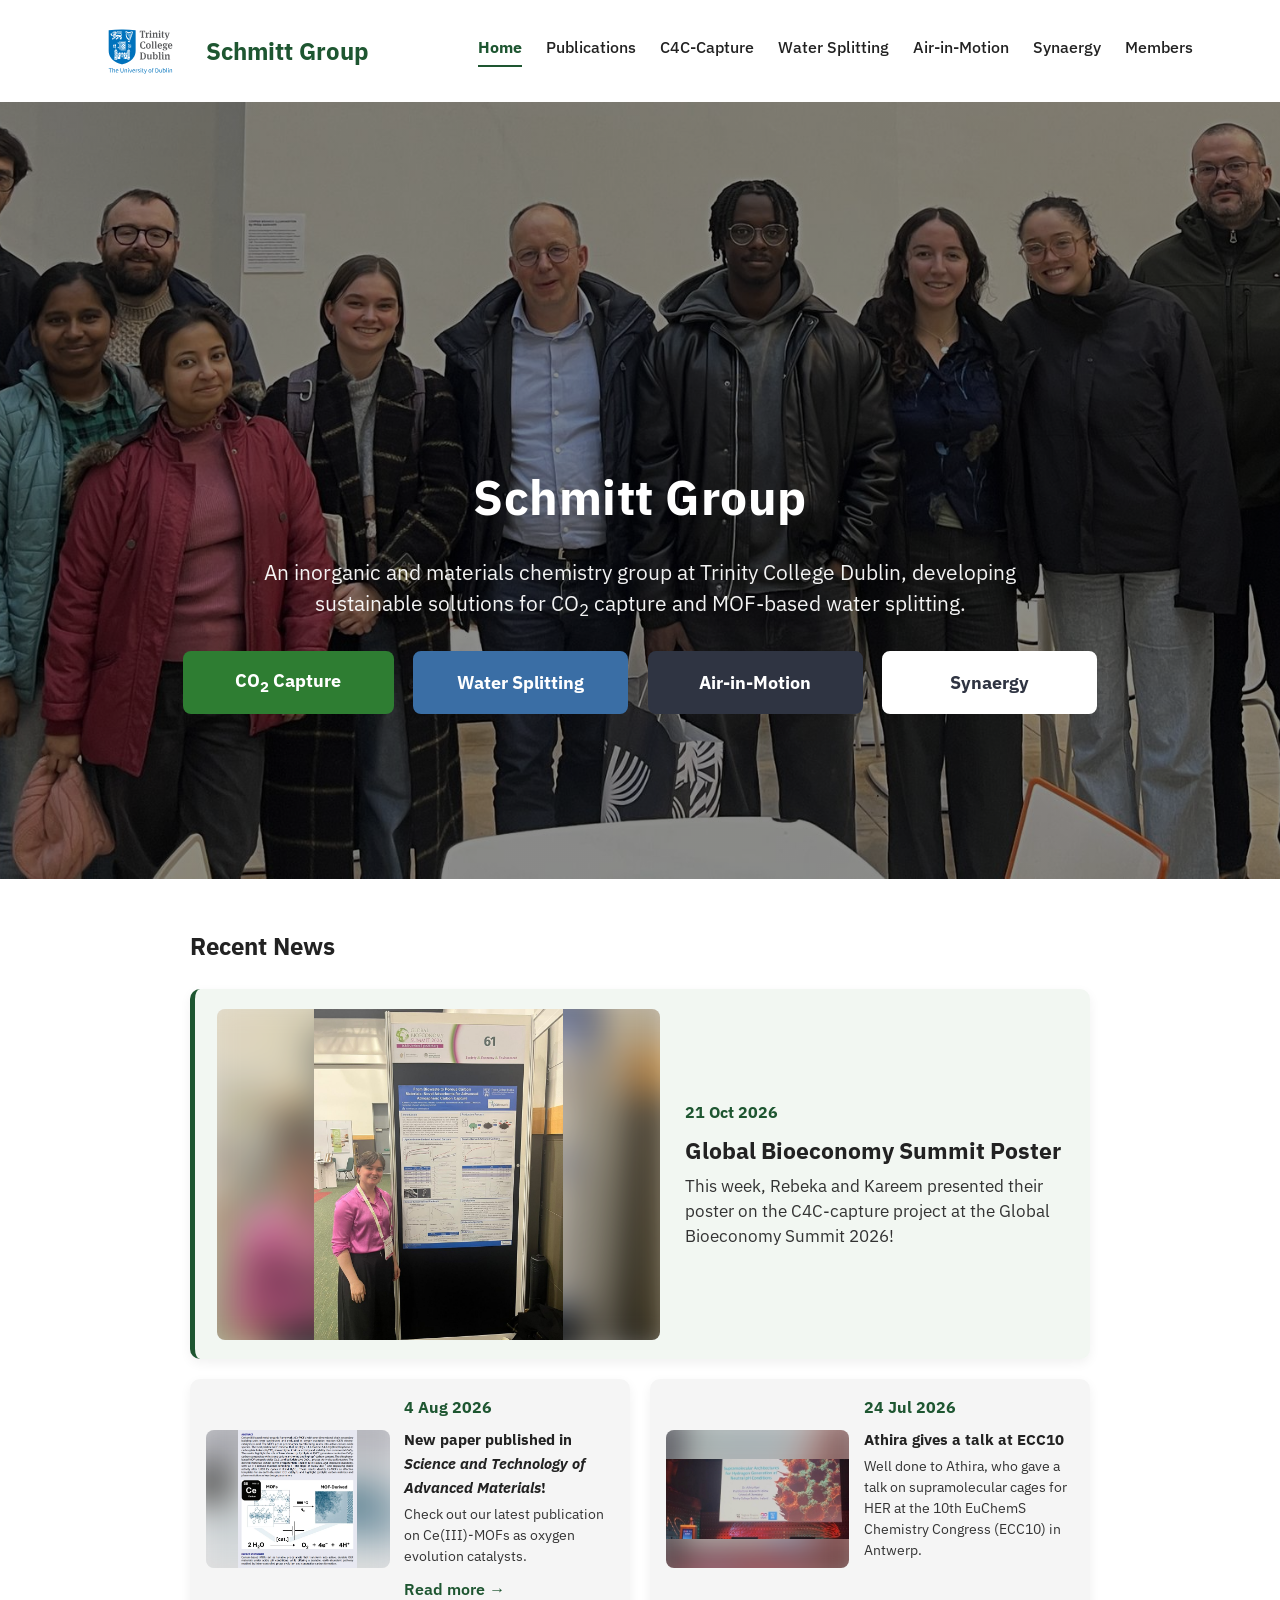
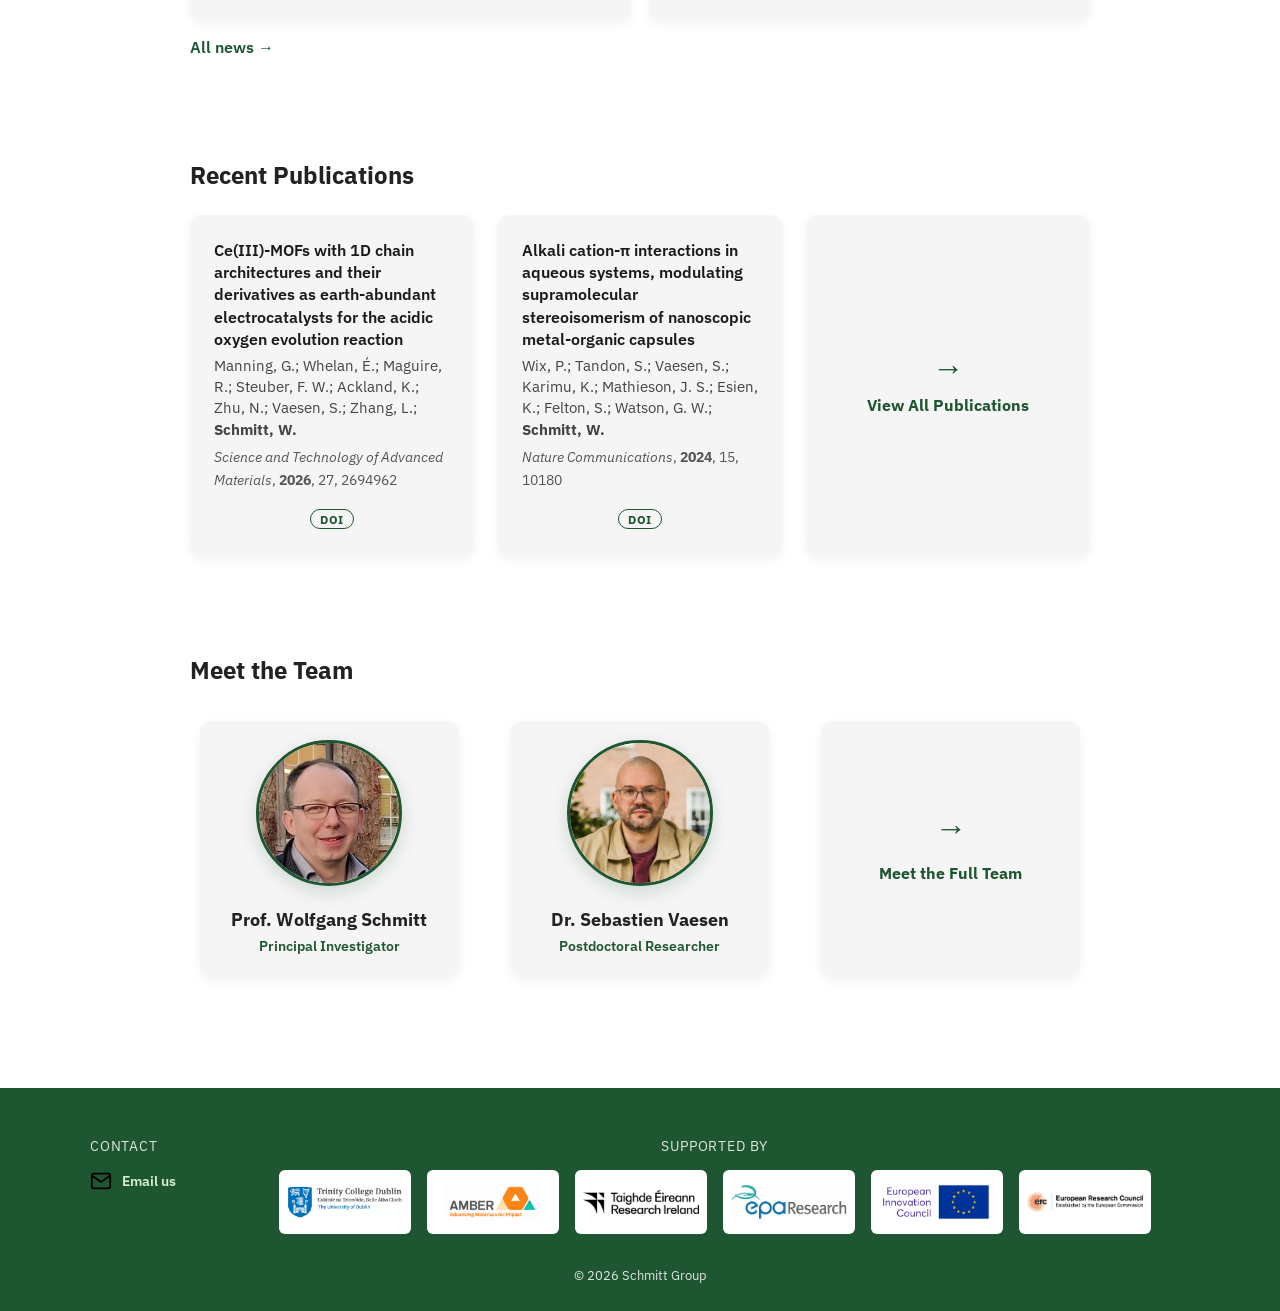
<file: index.html>
<!DOCTYPE html>
<html lang="en">

<head>

  <meta charset="UTF-8" />
  <meta name="viewport" content="width=device-width, initial-scale=1.0" />
  <meta name="author" content="Kareem Ouhalla Knipschild" />

  <title>Schmitt Group | Inorganic &amp; Materials Chemistry, Trinity College Dublin</title>

  <meta name="description"
        content="The Schmitt Group at Trinity College Dublin: inorganic and materials chemistry for water splitting and CO₂ capture, using MOFs, cages and carbon materials." />
  <meta name="robots" content="index, follow" />

  <link rel="canonical" href="https://schmittlab.com/" />

  <meta property="og:type" content="website" />
  <meta property="og:title" content="Schmitt Group | Trinity College Dublin" />
  <meta property="og:url" content="https://schmittlab.com/" />
  <meta property="og:description"
        content="The Schmitt Group at Trinity College Dublin: inorganic and materials chemistry for water splitting and CO₂ capture, using MOFs, cages and carbon materials." />
  <meta property="og:image" content="https://schmittlab.com/assets/og-preview.jpg" />
  <meta property="og:image:alt"
        content="Schmitt Group research on catalytic water splitting and direct air capture at Trinity College Dublin" />
  <meta name="twitter:card" content="summary_large_image" />

  <link rel="icon" href="favicon.ico" sizes="48x48">
  <link rel="icon" href="assets/favicon.svg" type="image/svg+xml">
  <link rel="apple-touch-icon" href="assets/apple-touch-icon.png">
  <link rel="preload" as="image" href="assets/group3.JPG" media="(min-width: 601px)">
  <link rel="preload" as="image" href="assets/group-mobile.JPG" media="(max-width: 600px)">
  <link rel="preload" href="assets/fonts/ibm-plex-sans-latin-normal.woff2" as="font" type="font/woff2" crossorigin>
  <link href="styles.css" rel="stylesheet" />

  <!-- Describes the group to search engines (schema.org); not shown on the page -->
  <script type="application/ld+json">
  {
    "@context": "https://schema.org",
    "@type": "ResearchOrganization",
    "name": "Schmitt Group",
    "url": "https://schmittlab.com/",
    "logo": "https://schmittlab.com/assets/apple-touch-icon.png",
    "image": "https://schmittlab.com/assets/og-preview.jpg",
    "description": "Inorganic and materials chemistry research group at Trinity College Dublin, working on catalytic water splitting and direct air capture of CO2 using metal-organic frameworks, coordination cages and carbon nanomaterials.",
    "email": "schmittw@tcd.ie",
    "address": {
      "@type": "PostalAddress",
      "streetAddress": "School of Chemistry, Trinity College Dublin",
      "addressLocality": "Dublin",
      "addressCountry": "IE"
    },
    "parentOrganization": {
      "@type": "CollegeOrUniversity",
      "name": "Trinity College Dublin",
      "url": "https://www.tcd.ie"
    },
    "founder": {
      "@type": "Person",
      "name": "Wolfgang Schmitt",
      "honorificPrefix": "Prof.",
      "jobTitle": "Professor of Chemistry",
      "sameAs": [
        "https://orcid.org/0000-0002-0058-9404"
      ]
    },
    "knowsAbout": [
      "Water splitting",
      "Electrocatalysis",
      "Direct air capture",
      "CO2 capture",
      "Metal-organic frameworks",
      "Supramolecular chemistry",
      "Coordination cages",
      "Polyoxometalates",
      "Molecular magnetism",
      "Carbon nanomaterials"
    ]
  }
  </script>

</head>

<body>

  <div id="site-header"></div>
  <script src="layout.js"></script>
  <noscript><p class="noscript-note">This website needs JavaScript to show its menu, news, publications and team. Please enable JavaScript, or email <a href="mailto:schmittw@tcd.ie">schmittw@tcd.ie</a>.</p></noscript>

  <main id="main" tabindex="-1">

<section class="hero">
  <div class="hero-content">
    <h1 class="hero-title">Schmitt Group</h1>

    <p class="hero-subtitle">
      An inorganic and materials chemistry group at Trinity College Dublin, developing sustainable solutions for CO<sub>2</sub> capture and MOF-based water splitting.
    </p>

    <div class="hero-buttons">
      <a href="c4c.html" class="hero-button">CO<sub>2</sub> Capture</a>
      <a href="water-splitting.html" class="hero-button hero-button-secondary hero-button-blue">
        Water Splitting
      </a>
      <a href="air-in-motion.html" class="hero-button hero-button-secondary hero-button-dark">
        Air-in-Motion
      </a>
      <a href="synaergy.html" class="hero-button hero-button-secondary hero-button-outline">
        Synaergy
      </a>
    </div>
  </div>
</section>

  <section class="section">
    <h2>Recent News</h2>
    <div id="news-list" class="news-list"></div>
    <a href="news.html" class="news-more">All news →</a>
  </section>

<section class="section">
  <h2>Recent Publications</h2>
  <div class="recent-pubs" id="recent-publications">
    <!-- JS will add 2 pub cards, then this CTA -->
  <div class="recent-pub-cta">
  <a href="publications.html" class="pub-cta-link">
    <span class="pub-cta-icon">➜</span>
    <span>View All Publications</span>
  </a>
  </div>
  </div>
</section>

  <section class="section">
    <h2>Meet the Team</h2>

    <div class="homepage-team" data-home>
     <div class="team-card team-card-cta">
       <a href="members.html" class="team-cta-link">
       <div class="team-cta-icon">➜</div>
       <div class="team-cta-text">Meet the Full Team</div>
    </a>
    </div>
    </div>
  </section>

    </main>

  <div id="site-footer"></div>

  <script src="members.js" defer></script>

<script src="news.js" defer></script>
  <script src="publication-format.js" defer></script>
  <script src="recent-publications.js" defer></script>

</body>
</html>
</file>
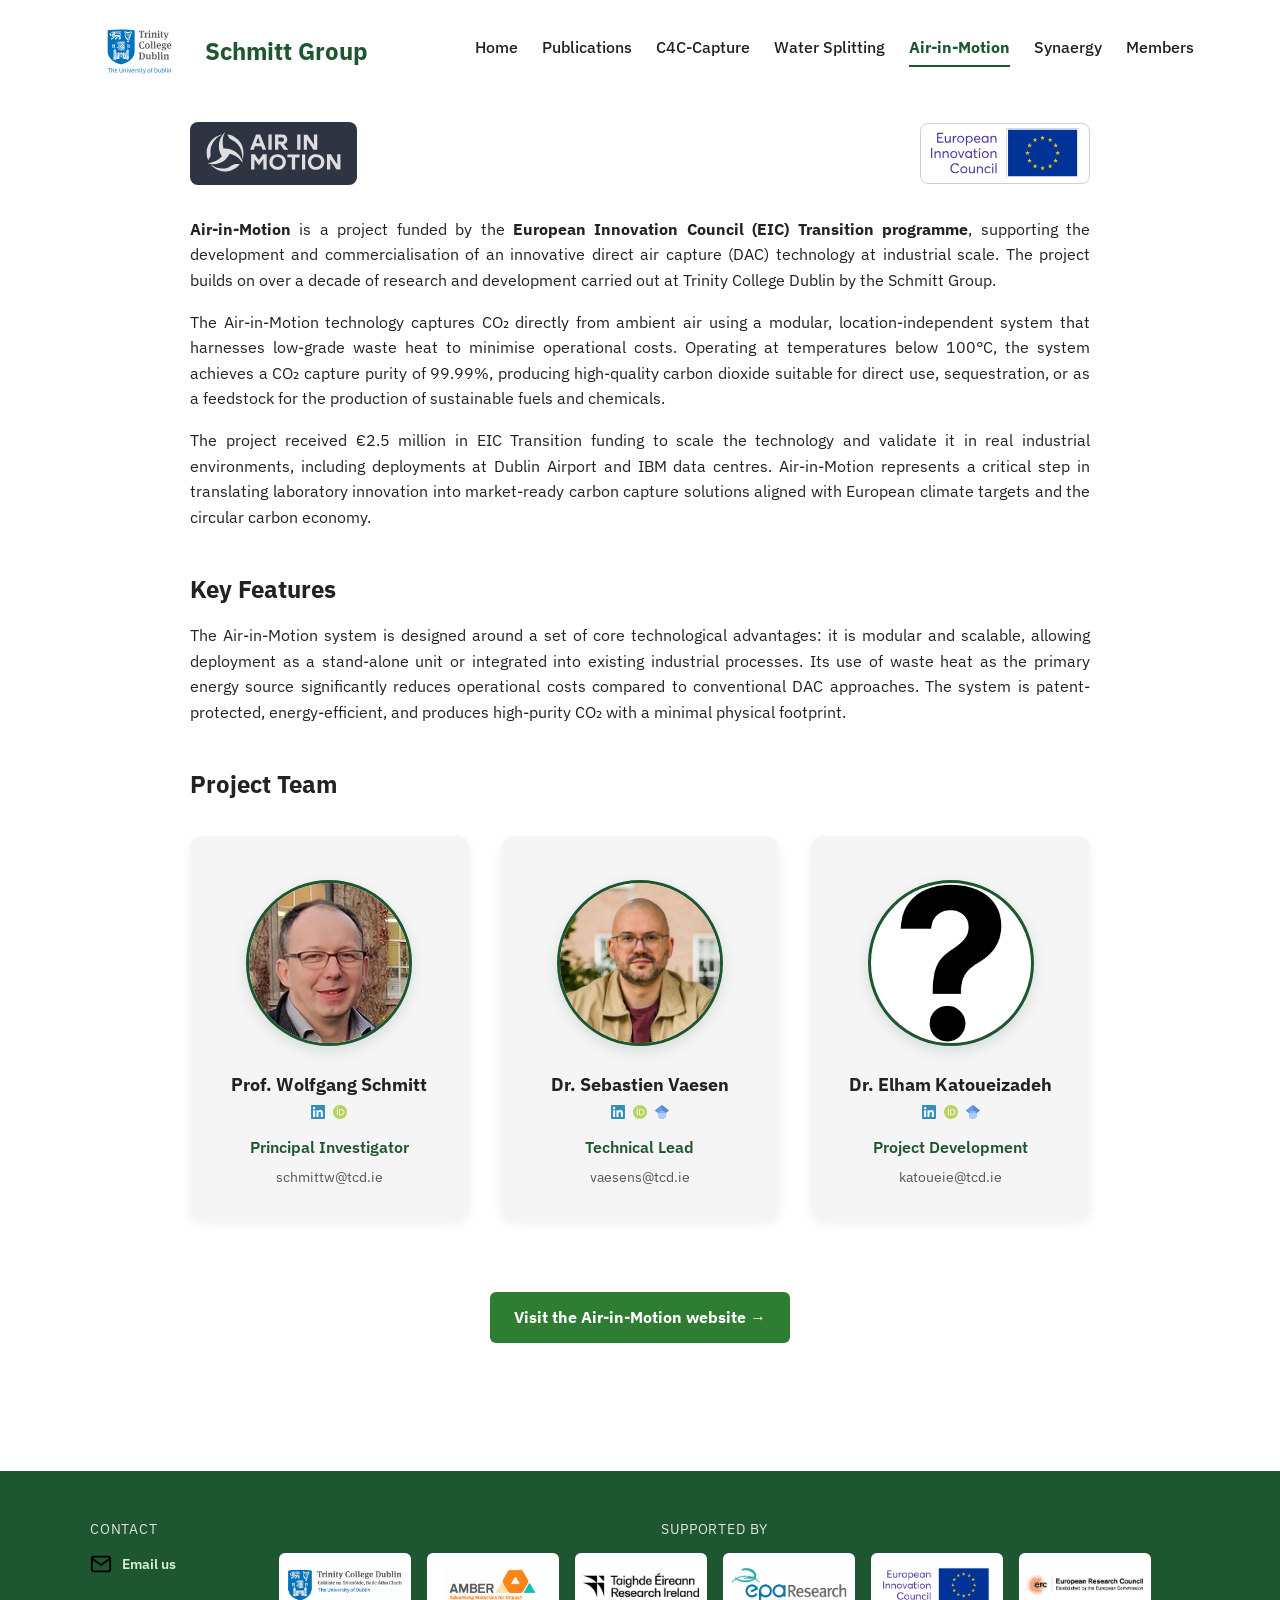
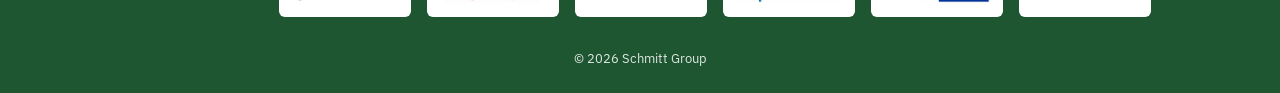
<file: air-in-motion.html>
<!DOCTYPE html>
<html lang="en">

<head>
  <meta charset="UTF-8" />
  <meta name="viewport" content="width=device-width, initial-scale=1.0" />
  <meta name="author" content="Kareem Ouhalla Knipschild" />

  <title>Schmitt Group | Air-in-Motion</title>

  <meta name="description"
        content="Air-in-Motion: an EIC Transition project scaling up direct air capture of CO₂, based on research by the Schmitt Group at Trinity College Dublin." />
  <meta name="robots" content="index, follow" />

  <link rel="canonical" href="https://schmittlab.com/air-in-motion.html" />

  <meta property="og:type" content="website" />
  <meta property="og:title" content="Air-in-Motion | Schmitt Group" />
  <meta property="og:url" content="https://schmittlab.com/air-in-motion.html" />
  <meta property="og:description"
        content="Air-in-Motion: an EIC Transition project scaling up direct air capture of CO₂, based on research by the Schmitt Group at Trinity College Dublin." />
  <meta property="og:image" content="https://schmittlab.com/assets/og-preview.jpg" />
  <meta property="og:image:alt"
        content="Air-in-Motion direct air capture project at Trinity College Dublin" />
  <meta name="twitter:card" content="summary_large_image" />

  <link rel="icon" href="favicon.ico" sizes="48x48">
  <link rel="icon" href="assets/favicon.svg" type="image/svg+xml">
  <link rel="apple-touch-icon" href="assets/apple-touch-icon.png">
  <link rel="preload" href="assets/fonts/ibm-plex-sans-latin-normal.woff2" as="font" type="font/woff2" crossorigin>
  <link href="styles.css" rel="stylesheet" />
</head>

<body>

  <div id="site-header"></div>
  <script src="layout.js"></script>
  <noscript><p class="noscript-note">This website needs JavaScript to show its menu, news, publications and team. Please enable JavaScript, or email <a href="mailto:schmittw@tcd.ie">schmittw@tcd.ie</a>.</p></noscript>

  <main id="main" tabindex="-1">

  <section class="section c4c-header">
    <h1 class="visually-hidden">Air-in-Motion</h1>

    <div class="c4c-top">
      <a href="https://www.air-in-motion.eu/" target="_blank" rel="noopener noreferrer">
        <img src="assets/air-in-motion.svg"
             alt="Air-in-Motion"
             class="c4c-funder-logo aim-header-logo">
      </a>
      <a href="https://eic.ec.europa.eu" target="_blank" rel="noopener noreferrer">
        <img src="assets/eic.svg"
             alt="European Innovation Council"
             class="c4c-funder-logo aim-eic-logo">
      </a>
    </div>

    <div class="c4c-content">

      <p>
        <strong>Air-in-Motion</strong> is a project funded by the
        <strong>European Innovation Council (EIC) Transition programme</strong>,
        supporting the development and commercialisation of an innovative
        direct air capture (DAC) technology at industrial scale. The project
        builds on over a decade of research and development carried out at
        Trinity College Dublin by the Schmitt Group.
      </p>

      <p>
        The Air-in-Motion technology captures CO₂ directly from ambient air
        using a modular, location-independent system that harnesses low-grade
        waste heat to minimise operational costs. Operating at temperatures
        below 100°C, the system achieves a CO₂ capture purity of 99.99%,
        producing high-quality carbon dioxide suitable for direct use,
        sequestration, or as a feedstock for the production of sustainable
        fuels and chemicals.
      </p>

      <p>
        The project received €2.5 million in EIC Transition funding to
        scale the technology and validate it in real industrial environments,
        including deployments at Dublin Airport and IBM data centres.
        Air-in-Motion represents a critical step in translating laboratory
        innovation into market-ready carbon capture solutions aligned with
        European climate targets and the circular carbon economy.
      </p>

      <h2>Key Features</h2>
      <p>
        The Air-in-Motion system is designed around a set of core technological
        advantages: it is modular and scalable, allowing deployment as a
        stand-alone unit or integrated into existing industrial processes.
        Its use of waste heat as the primary energy source significantly
        reduces operational costs compared to conventional DAC approaches.
        The system is patent-protected, energy-efficient, and produces
        high-purity CO₂ with a minimal physical footprint.
      </p>

      <h2>Project Team</h2>

      <div class="members-grid" data-project="air-in-motion"></div>

      <div class="spinout-cta">
        <a href="https://www.air-in-motion.eu/" target="_blank" rel="noopener noreferrer" class="button">
          Visit the Air-in-Motion website →
        </a>
      </div>

    </div>
  </section>

    </main>

  <div id="site-footer"></div>

  <script src="members.js" defer></script>

</body>
</html>
</file>
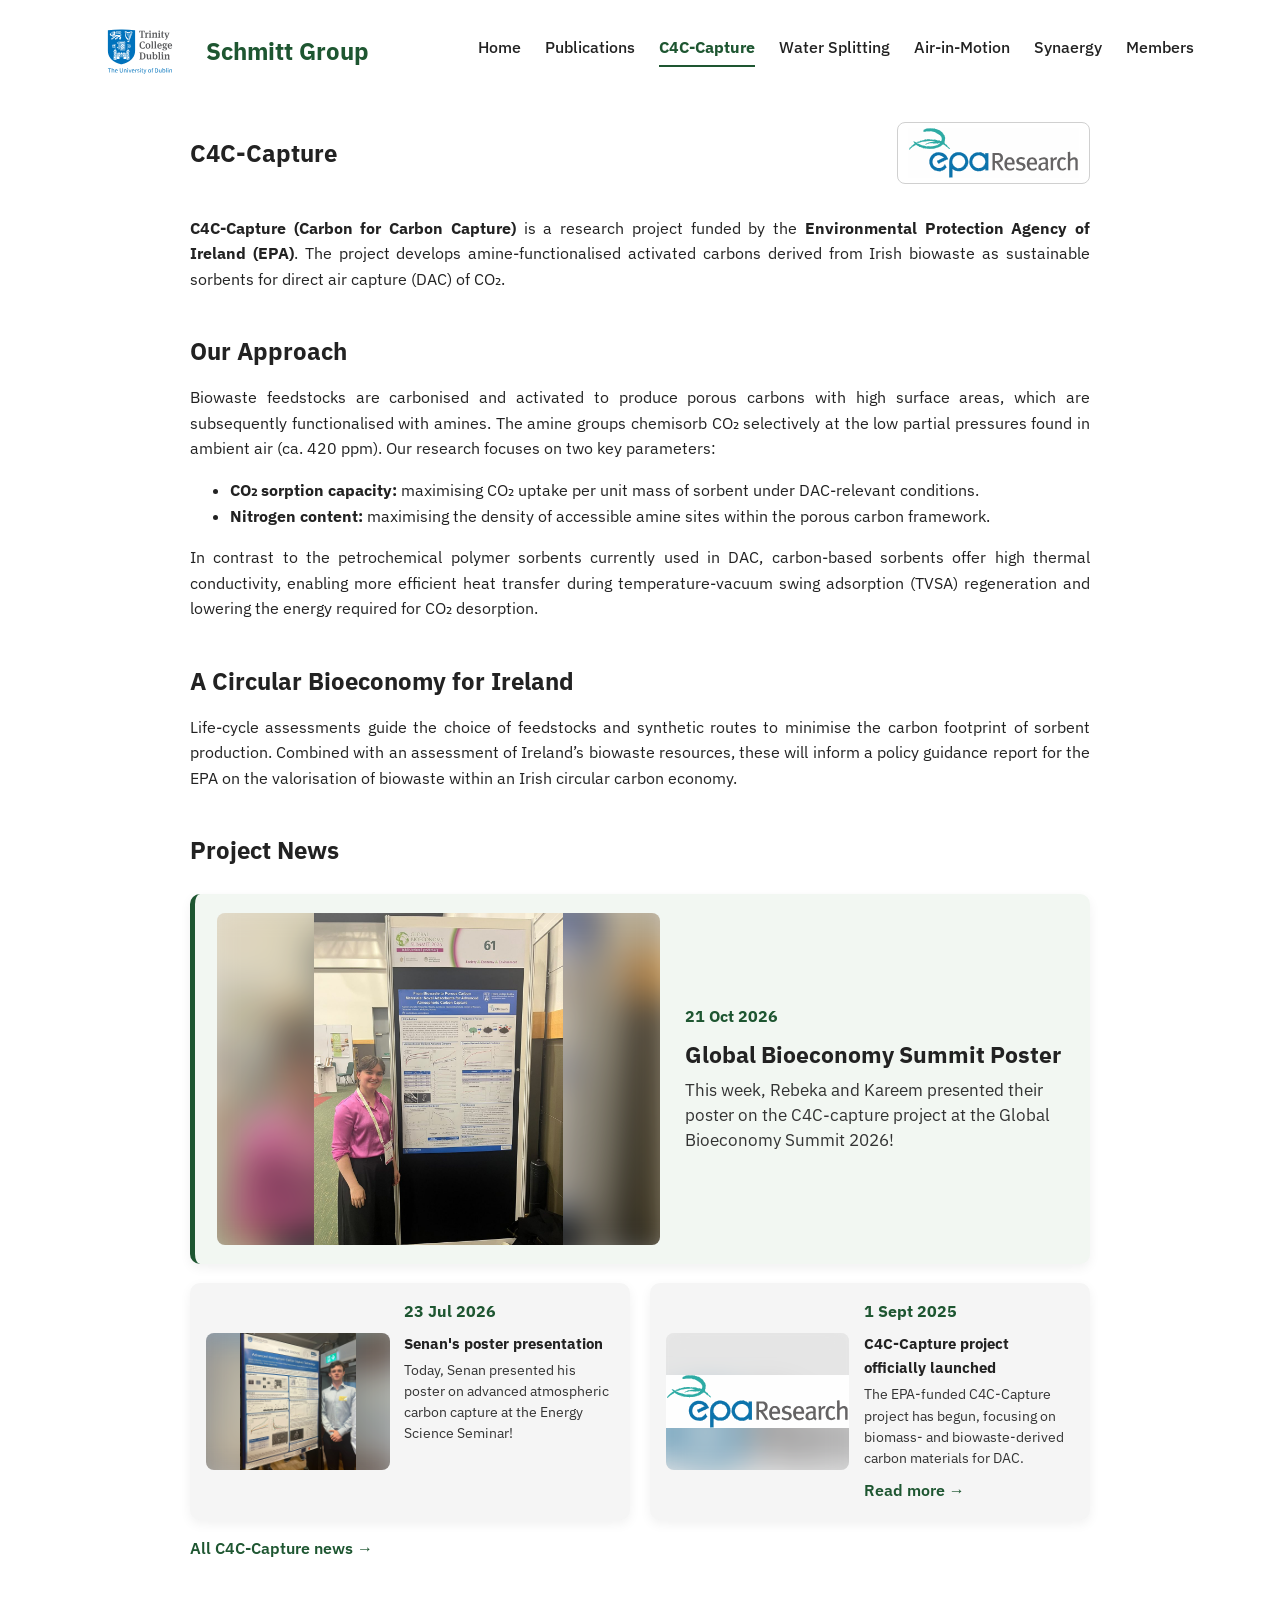
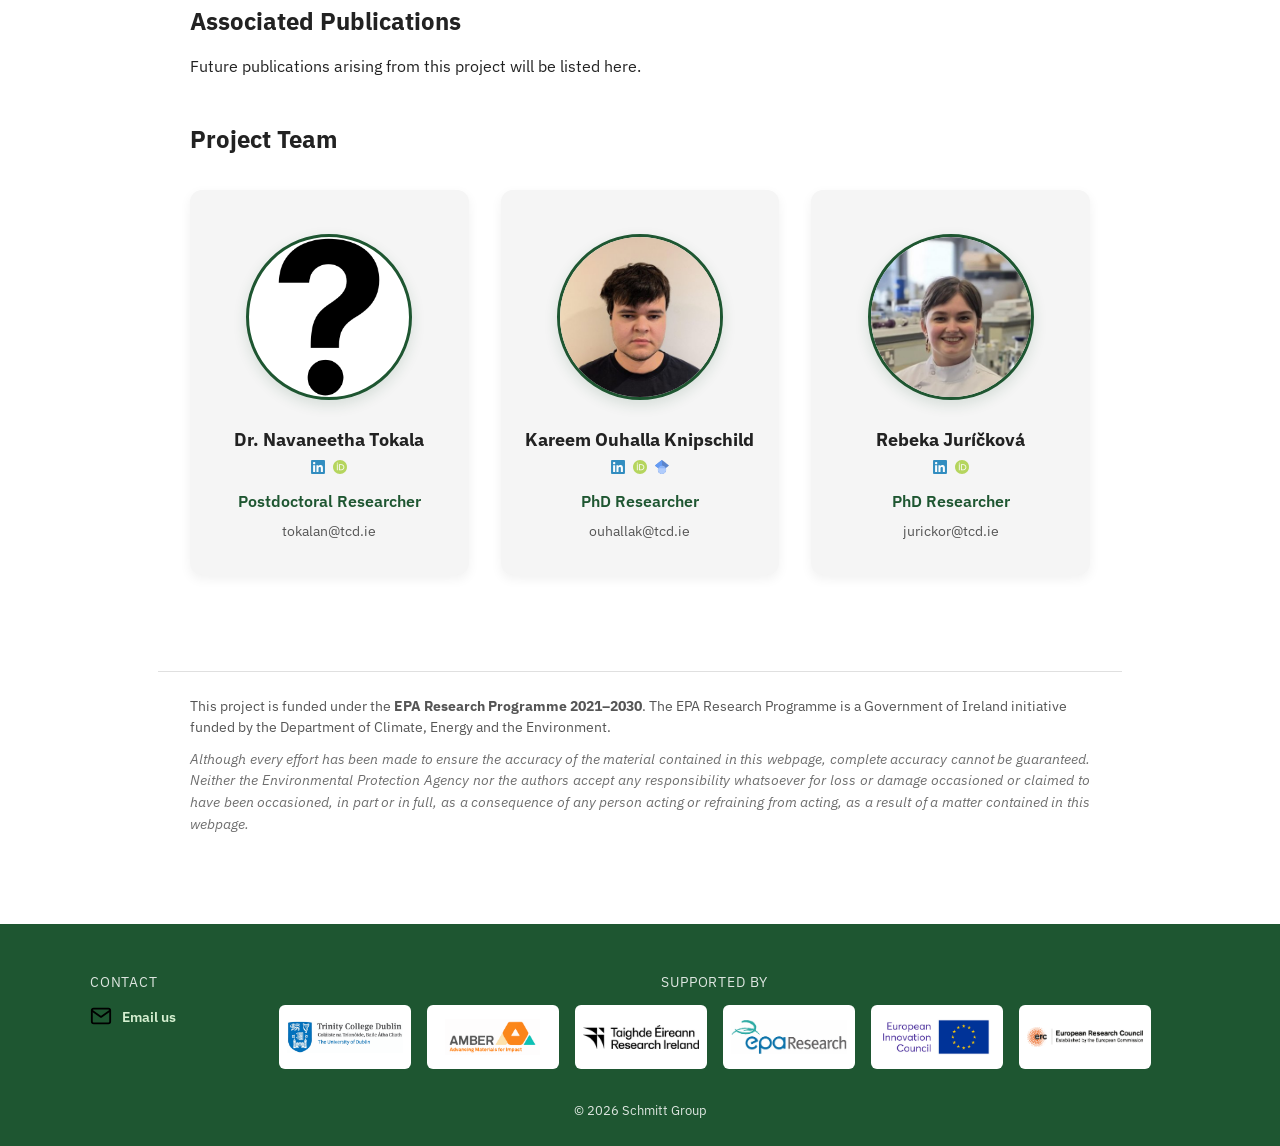
<file: c4c.html>
<!DOCTYPE html>
<html lang="en">

<head>

  <meta charset="UTF-8" />
  <meta name="viewport" content="width=device-width, initial-scale=1.0" />
  <meta name="author" content="Kareem Ouhalla Knipschild" />

  <title>Schmitt Group | C4C-Capture Project</title>

  <meta name="description"
        content="C4C-Capture: EPA-funded research on amine-functionalised activated carbons from Irish biowaste for direct air capture of CO₂. Schmitt Group, TCD." />
  <meta name="robots" content="index, follow" />

  <link rel="canonical" href="https://schmittlab.com/c4c.html" />

  <meta property="og:type" content="website" />
  <meta property="og:title" content="C4C-Capture | Schmitt Group" />
  <meta property="og:url" content="https://schmittlab.com/c4c.html" />
  <meta property="og:description"
        content="C4C-Capture: EPA-funded research on amine-functionalised activated carbons from Irish biowaste for direct air capture of CO₂. Schmitt Group, TCD." />
  <meta property="og:image" content="https://schmittlab.com/assets/og-preview.jpg" />
  <meta property="og:image:alt"
        content="Schmitt Group research on catalytic water splitting and direct air capture at Trinity College Dublin" />
  <meta name="twitter:card" content="summary_large_image" />

  <link rel="icon" href="favicon.ico" sizes="48x48">
  <link rel="icon" href="assets/favicon.svg" type="image/svg+xml">
  <link rel="apple-touch-icon" href="assets/apple-touch-icon.png">
  <link rel="preload" href="assets/fonts/ibm-plex-sans-latin-normal.woff2" as="font" type="font/woff2" crossorigin>
  <link href="styles.css" rel="stylesheet" />

</head>

<body>

  <div id="site-header"></div>
  <script src="layout.js"></script>
  <noscript><p class="noscript-note">This website needs JavaScript to show its menu, news, publications and team. Please enable JavaScript, or email <a href="mailto:schmittw@tcd.ie">schmittw@tcd.ie</a>.</p></noscript>

  <main id="main" tabindex="-1">

<section class="section c4c-header">

<div class="c4c-top">
  <h1>C4C-Capture</h1>
  <a href="https://www.epa.ie" target="_blank" rel="noopener noreferrer">
    <img
      src="assets/epa.svg"
      alt="Environmental Protection Agency of Ireland"
      class="c4c-funder-logo aim-eic-logo">
  </a>
</div>

    <div class="c4c-content">

      <p>
        <strong>C4C-Capture (Carbon for Carbon Capture)</strong> is a research project funded by the
        <strong>Environmental Protection Agency of Ireland (EPA)</strong>. The project develops
        amine-functionalised activated carbons derived from Irish biowaste as sustainable sorbents for
        direct air capture (DAC) of CO₂.
      </p>

      <h2>Our Approach</h2>
      <p>
        Biowaste feedstocks are carbonised and activated to produce porous carbons with high surface
        areas, which are subsequently functionalised with amines. The amine groups chemisorb CO₂
        selectively at the low partial pressures found in ambient air (ca. 420 ppm). Our research
        focuses on two key parameters:
      </p>
      <ul>
        <li><strong>CO₂ sorption capacity:</strong> maximising CO₂ uptake per unit mass of sorbent
          under DAC-relevant conditions.</li>
        <li><strong>Nitrogen content:</strong> maximising the density of accessible amine sites
          within the porous carbon framework.</li>
      </ul>
      <p>
        In contrast to the petrochemical polymer sorbents currently used in DAC, carbon-based sorbents
        offer high thermal conductivity, enabling more efficient heat transfer during
        temperature-vacuum swing adsorption (TVSA) regeneration and lowering the energy required for CO₂ desorption.
      </p>

      <h2>A Circular Bioeconomy for Ireland</h2>
      <p>
        Life-cycle assessments guide the choice of feedstocks and synthetic routes to minimise the
        carbon footprint of sorbent production. Combined with an assessment of Ireland’s biowaste
        resources, these will inform a policy guidance report for the EPA on the valorisation of
        biowaste within an Irish circular carbon economy.
      </p>

      <h2>Project News</h2>
      <div id="news-list" class="news-list" data-tag="c4c"></div>
      <a href="news.html?tag=c4c" class="news-more">All C4C-Capture news →</a>

      <h2>Associated Publications</h2>

      <div class="related-pubs" data-topic="c4c" data-limit="6"
           data-empty="Future publications arising from this project will be listed here."></div>

      <h2>Project Team</h2>

      <div class="members-grid" data-project="c4c"></div>

    </div>
  </section>

  <section class="section epa-acknowledgement">
    <p>
      This project is funded under the
      <strong>EPA Research Programme 2021–2030</strong>.
      The EPA Research Programme is a Government of Ireland initiative funded by the
      Department of Climate, Energy and the Environment.
    </p>
    <p class="epa-disclaimer">
      Although every effort has been made to ensure the accuracy of the material
      contained in this webpage, complete accuracy cannot be guaranteed. Neither the
      Environmental Protection Agency nor the authors accept any responsibility
      whatsoever for loss or damage occasioned or claimed to have been occasioned,
      in part or in full, as a consequence of any person acting or refraining from
      acting, as a result of a matter contained in this webpage.
    </p>
  </section>

    </main>

  <div id="site-footer"></div>

  <script src="publication-format.js" defer></script>
  <script src="related-publications.js" defer></script>

  <script src="members.js" defer></script>

<script src="news.js" defer></script>

</body>
</html>
</file>
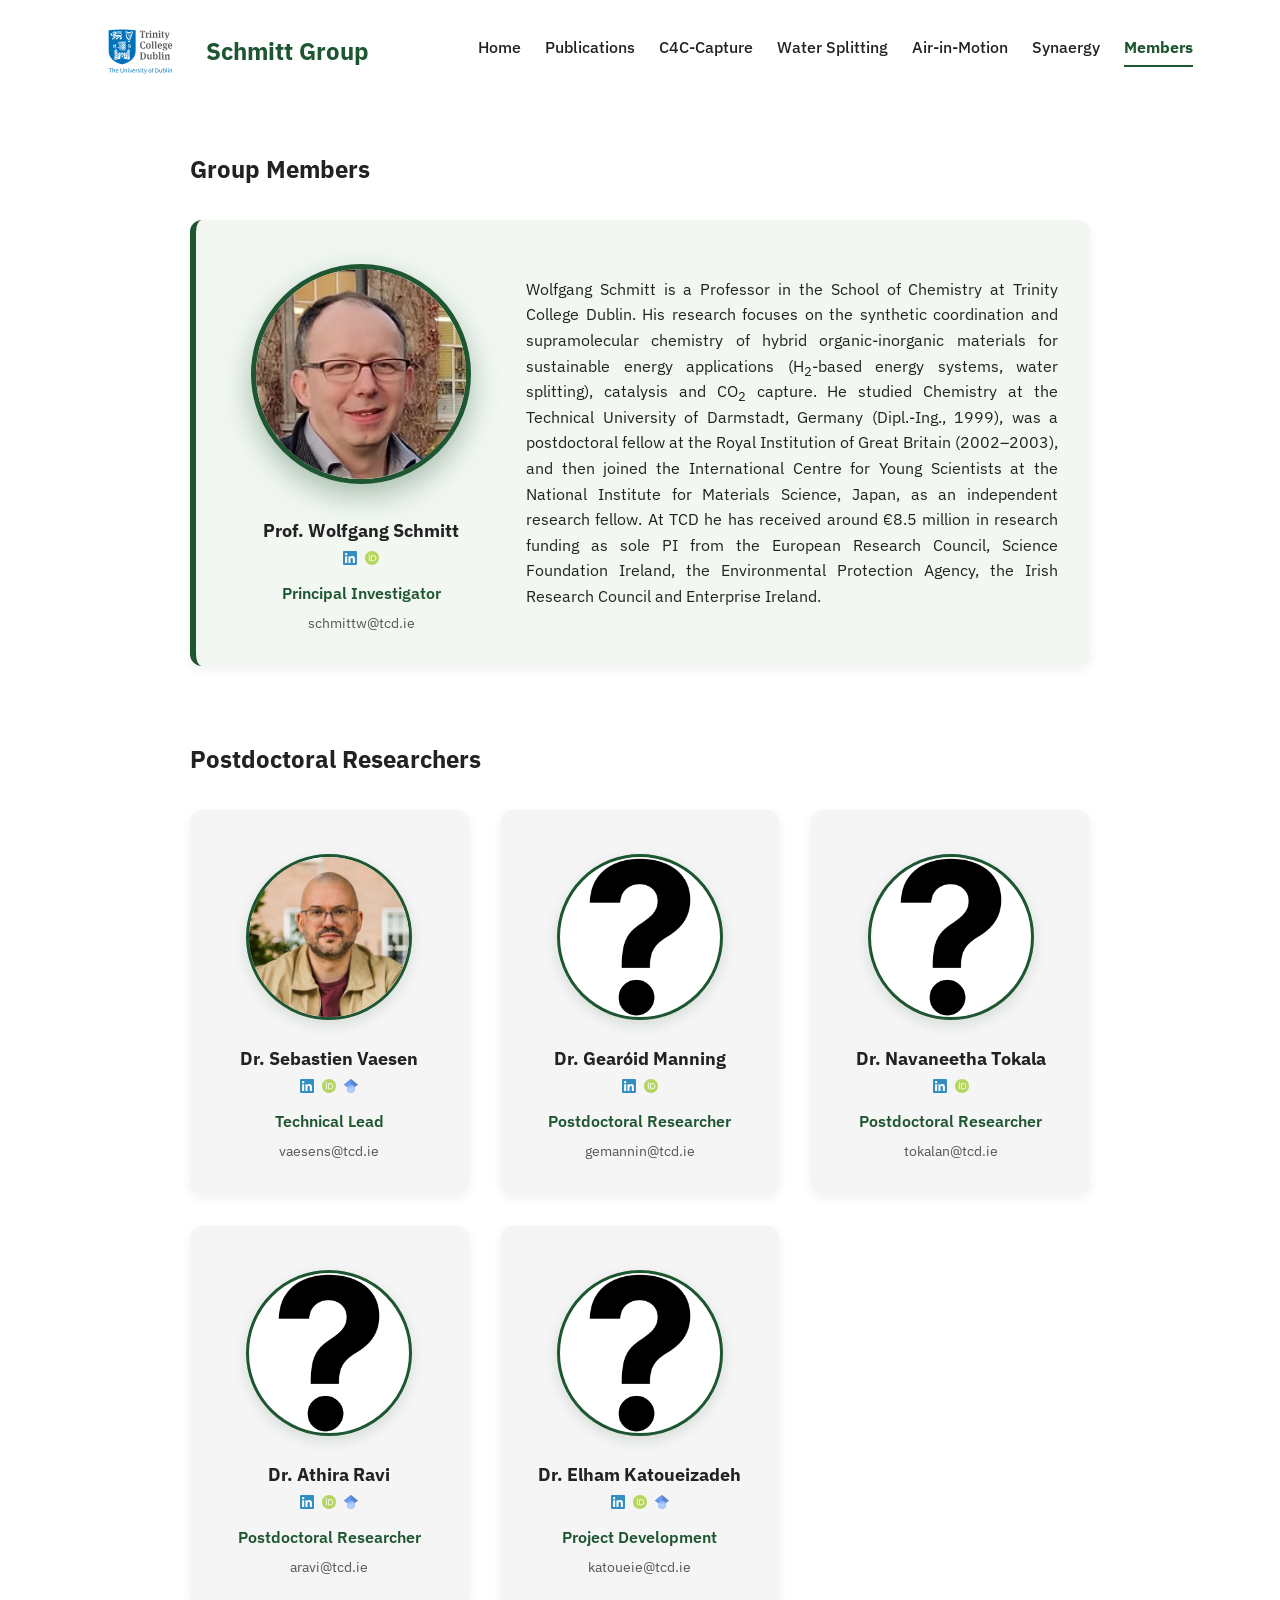
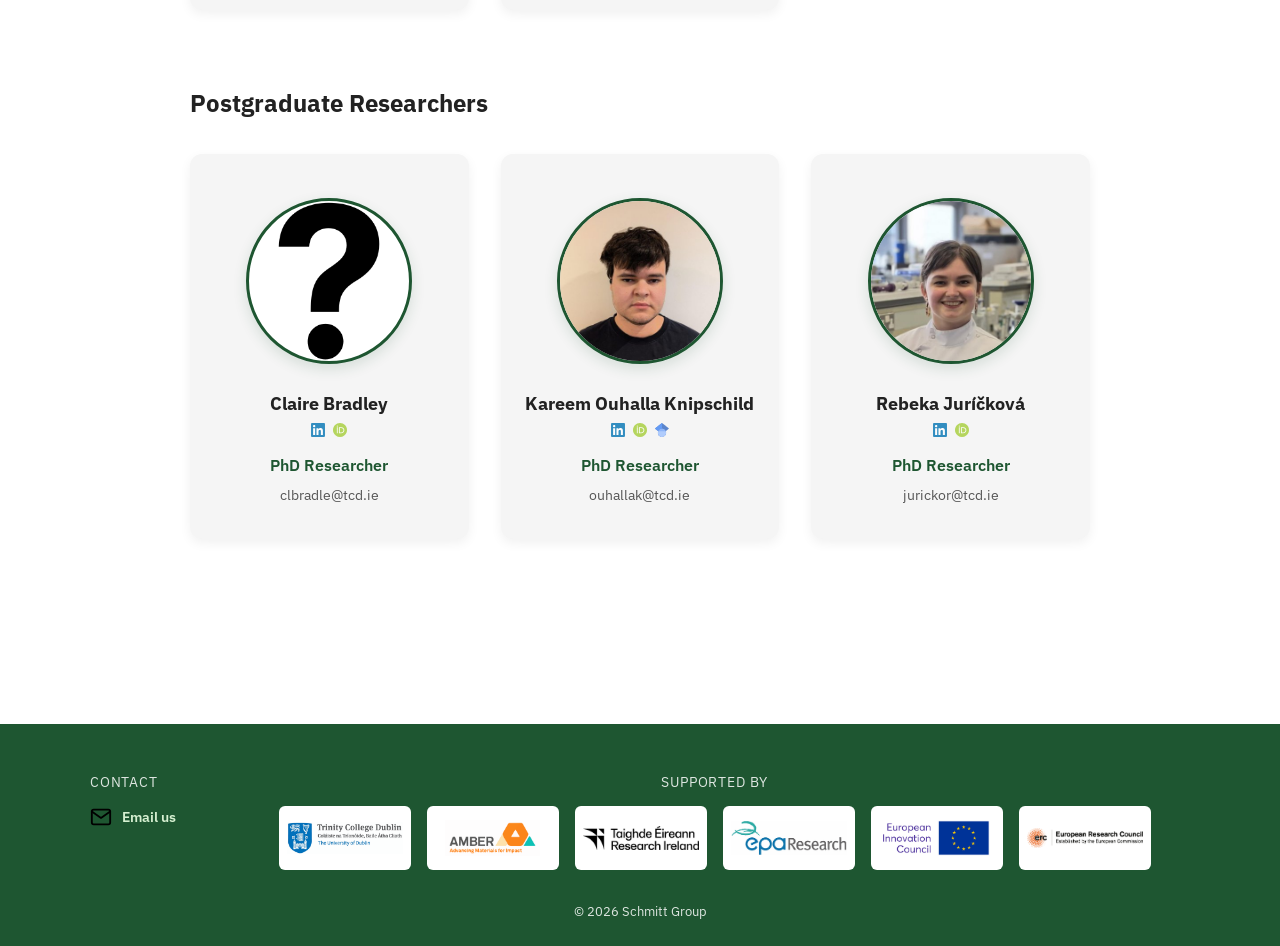
<file: members.html>
<!DOCTYPE html>
<html lang="en">
<head>
  <meta charset="UTF-8" />
  <meta name="viewport" content="width=device-width, initial-scale=1.0" />
  <meta name="author" content="Kareem Ouhalla Knipschild" />

  <title>Schmitt Group | Members</title>

  <meta name="description" content="Meet the Schmitt Group at Trinity College Dublin: Prof. Wolfgang Schmitt and the group's postdoctoral and PhD researchers." />
  <meta name="robots" content="index, follow" />

  <link rel="canonical" href="https://schmittlab.com/members.html" />

  <link rel="icon" href="favicon.ico" sizes="48x48">
  <link rel="icon" href="assets/favicon.svg" type="image/svg+xml">
  <link rel="apple-touch-icon" href="assets/apple-touch-icon.png">
  <link rel="preload" href="assets/fonts/ibm-plex-sans-latin-normal.woff2" as="font" type="font/woff2" crossorigin>
  <link href="styles.css" rel="stylesheet" />

  <meta property="og:type" content="website" />
  <meta property="og:title" content="Members | Schmitt Group" />
  <meta property="og:url" content="https://schmittlab.com/members.html" />
  <meta property="og:description" content="Meet the Schmitt Group at Trinity College Dublin: Prof. Wolfgang Schmitt and the group's postdoctoral and PhD researchers." />
  <meta property="og:image" content="https://schmittlab.com/assets/og-preview.jpg" />
  <meta property="og:image:alt" content="Schmitt Group research on catalytic water splitting and direct air capture at Trinity College Dublin" />
  <meta name="twitter:card" content="summary_large_image" />

</head>

<body>

  <div id="site-header"></div>
  <script src="layout.js"></script>
  <noscript><p class="noscript-note">This website needs JavaScript to show its menu, news, publications and team. Please enable JavaScript, or email <a href="mailto:schmittw@tcd.ie">schmittw@tcd.ie</a>.</p></noscript>

  <main id="main" tabindex="-1">

<section class="section">
  <h1>Group Members</h1>

  <div id="members-page"></div>

</section>

    </main>

  <div id="site-footer"></div>

  <script src="members.js" defer></script>

</body>
</html>
</file>
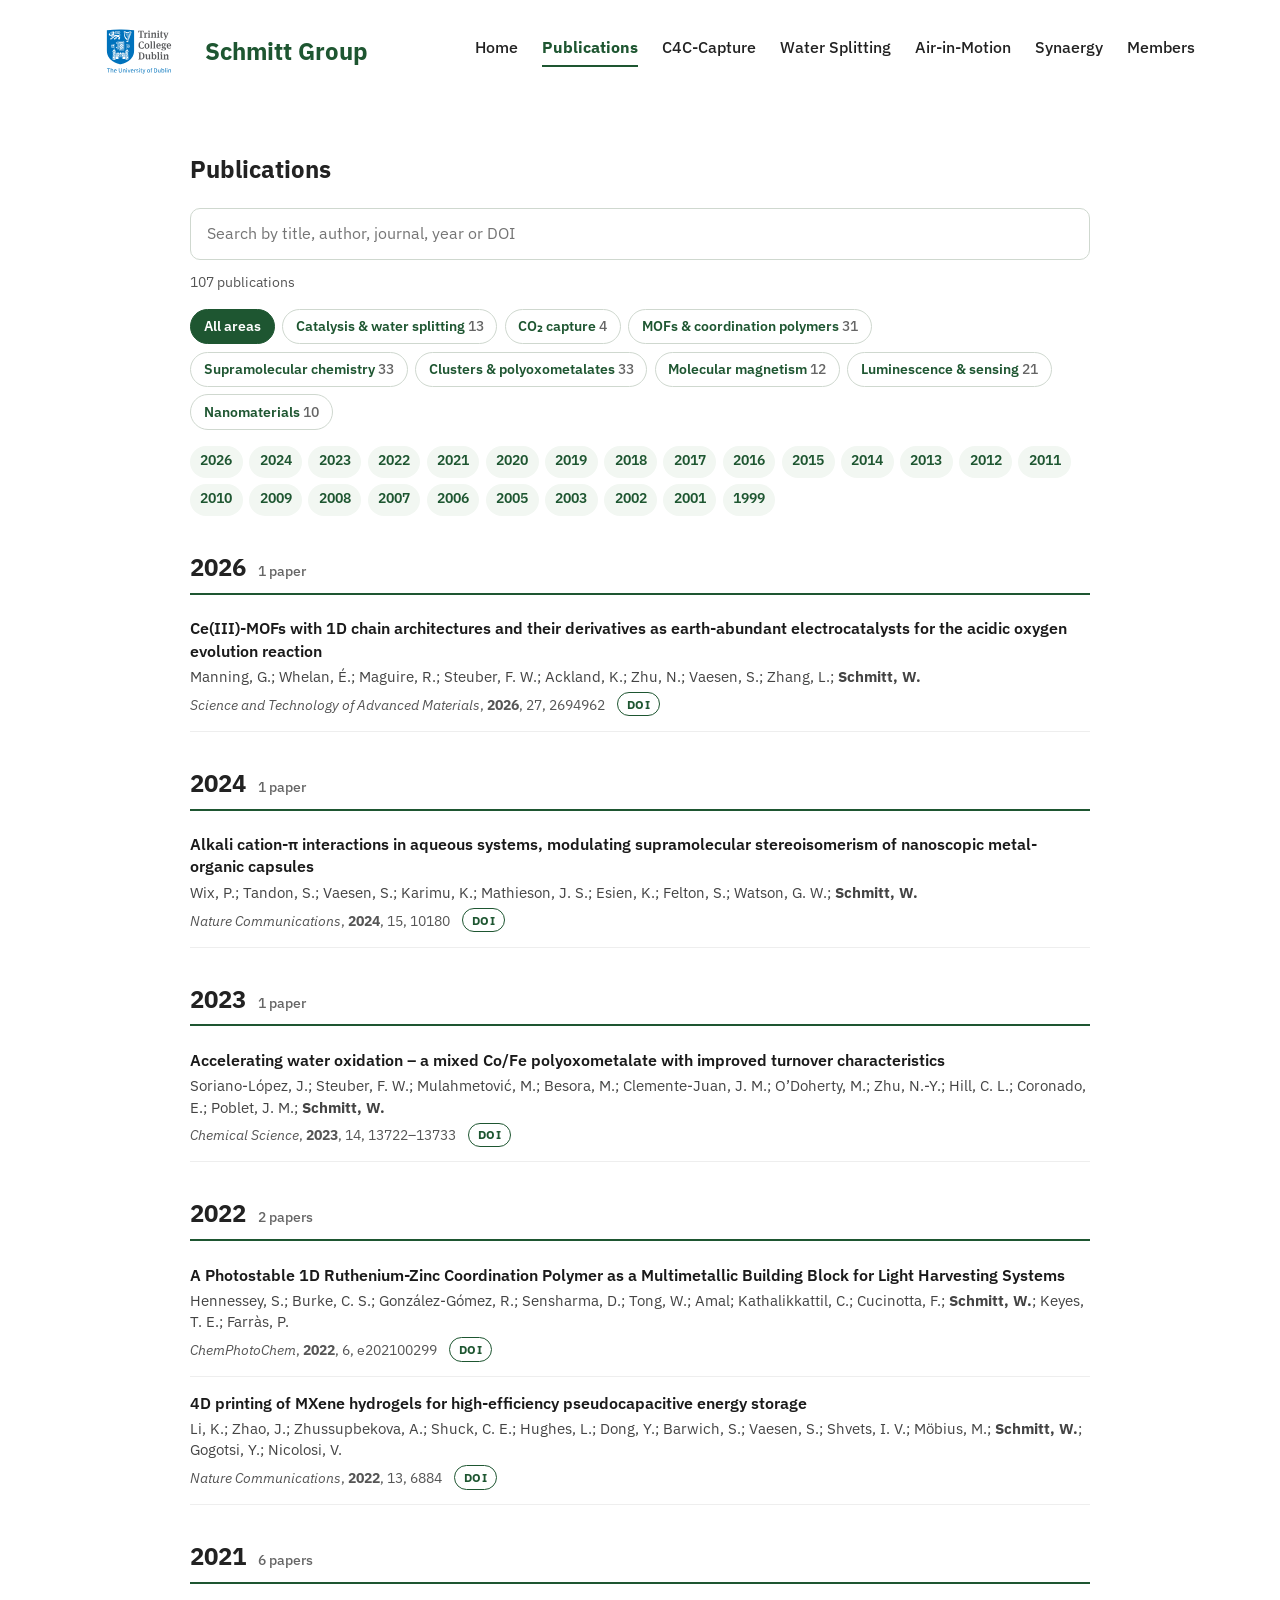
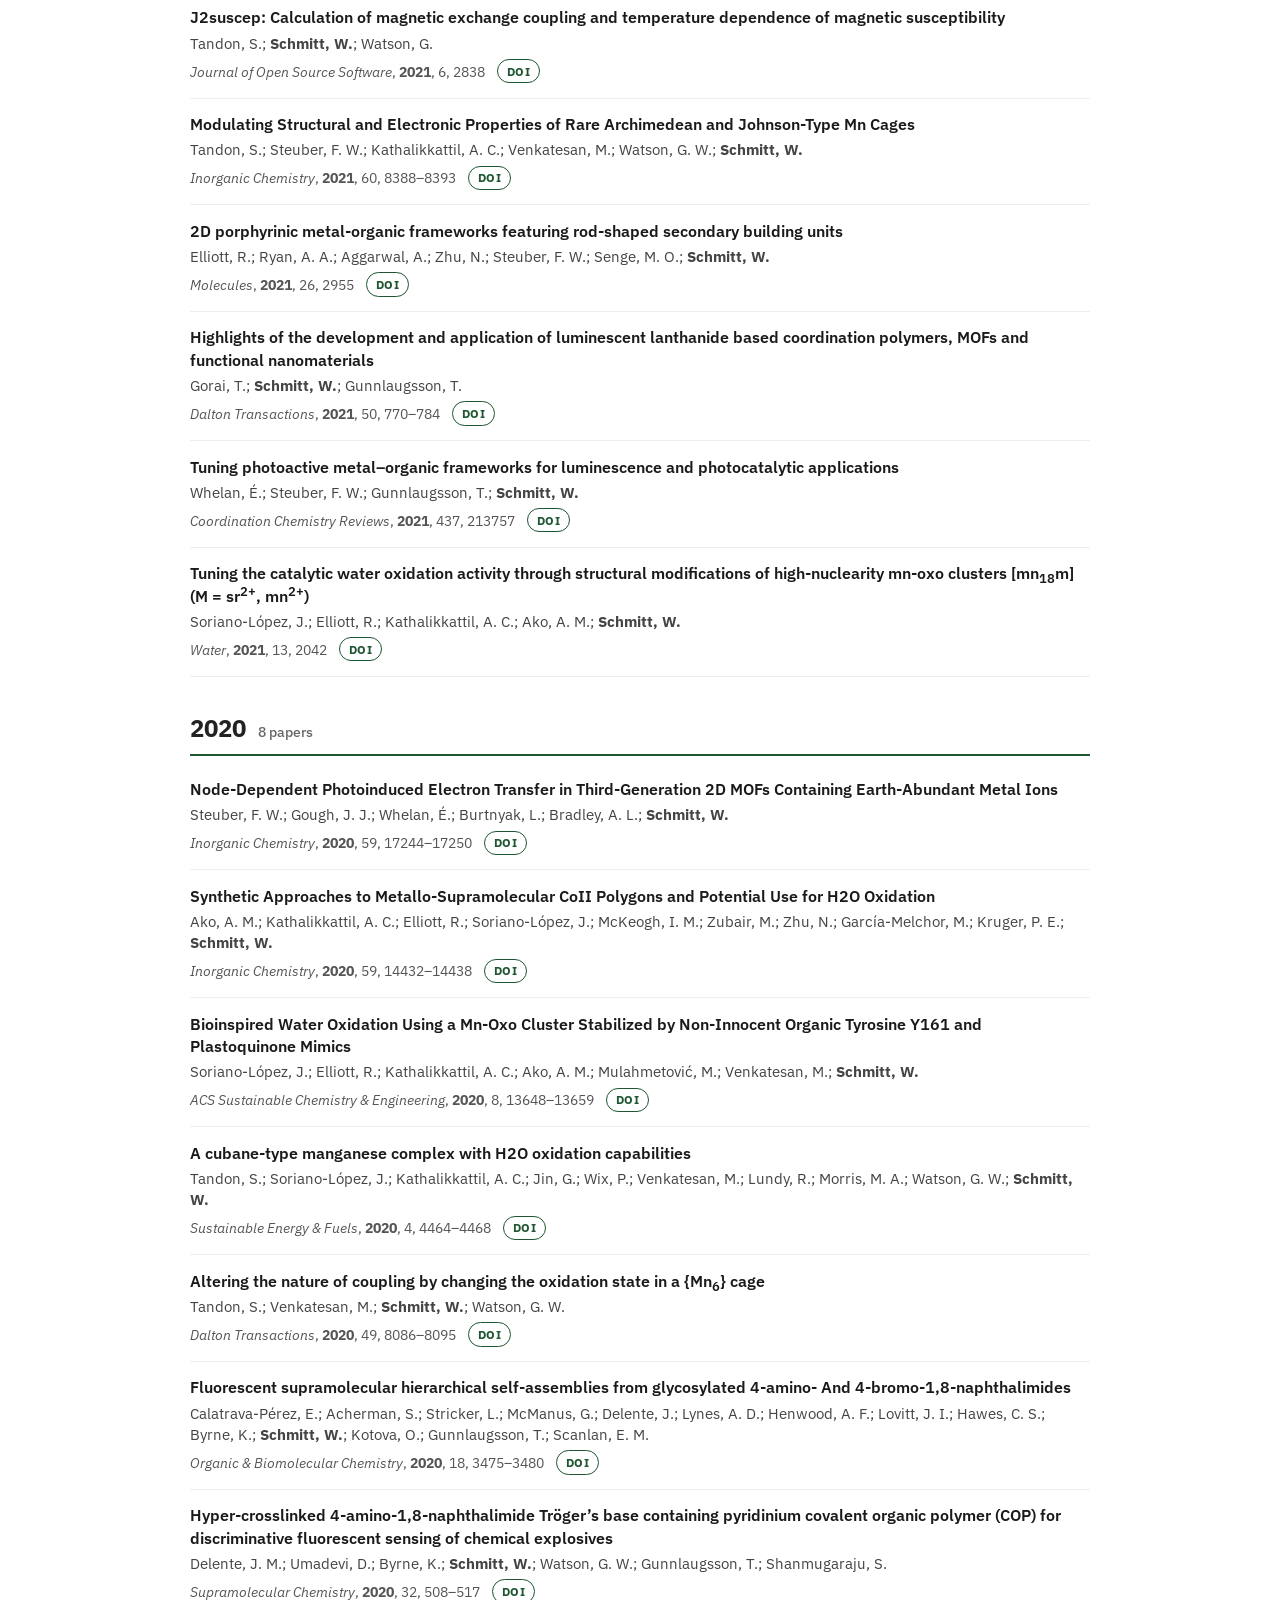
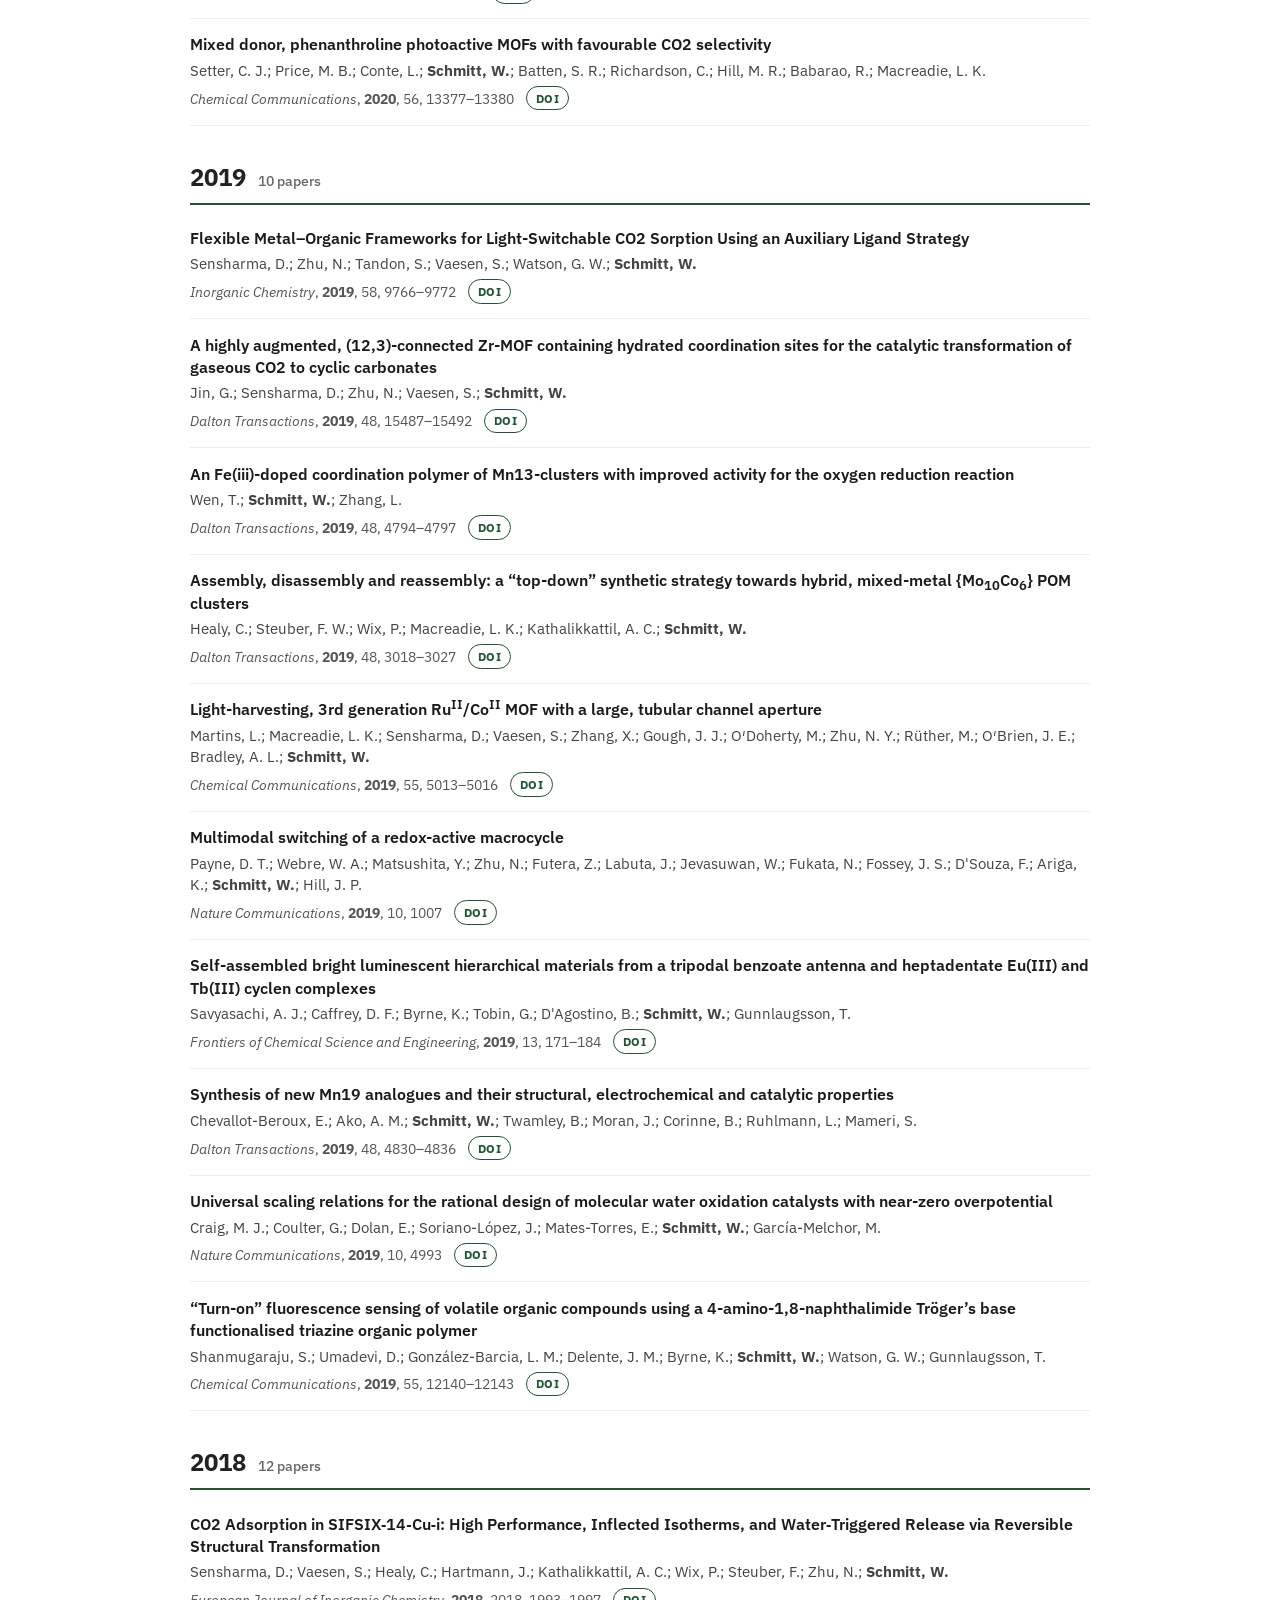
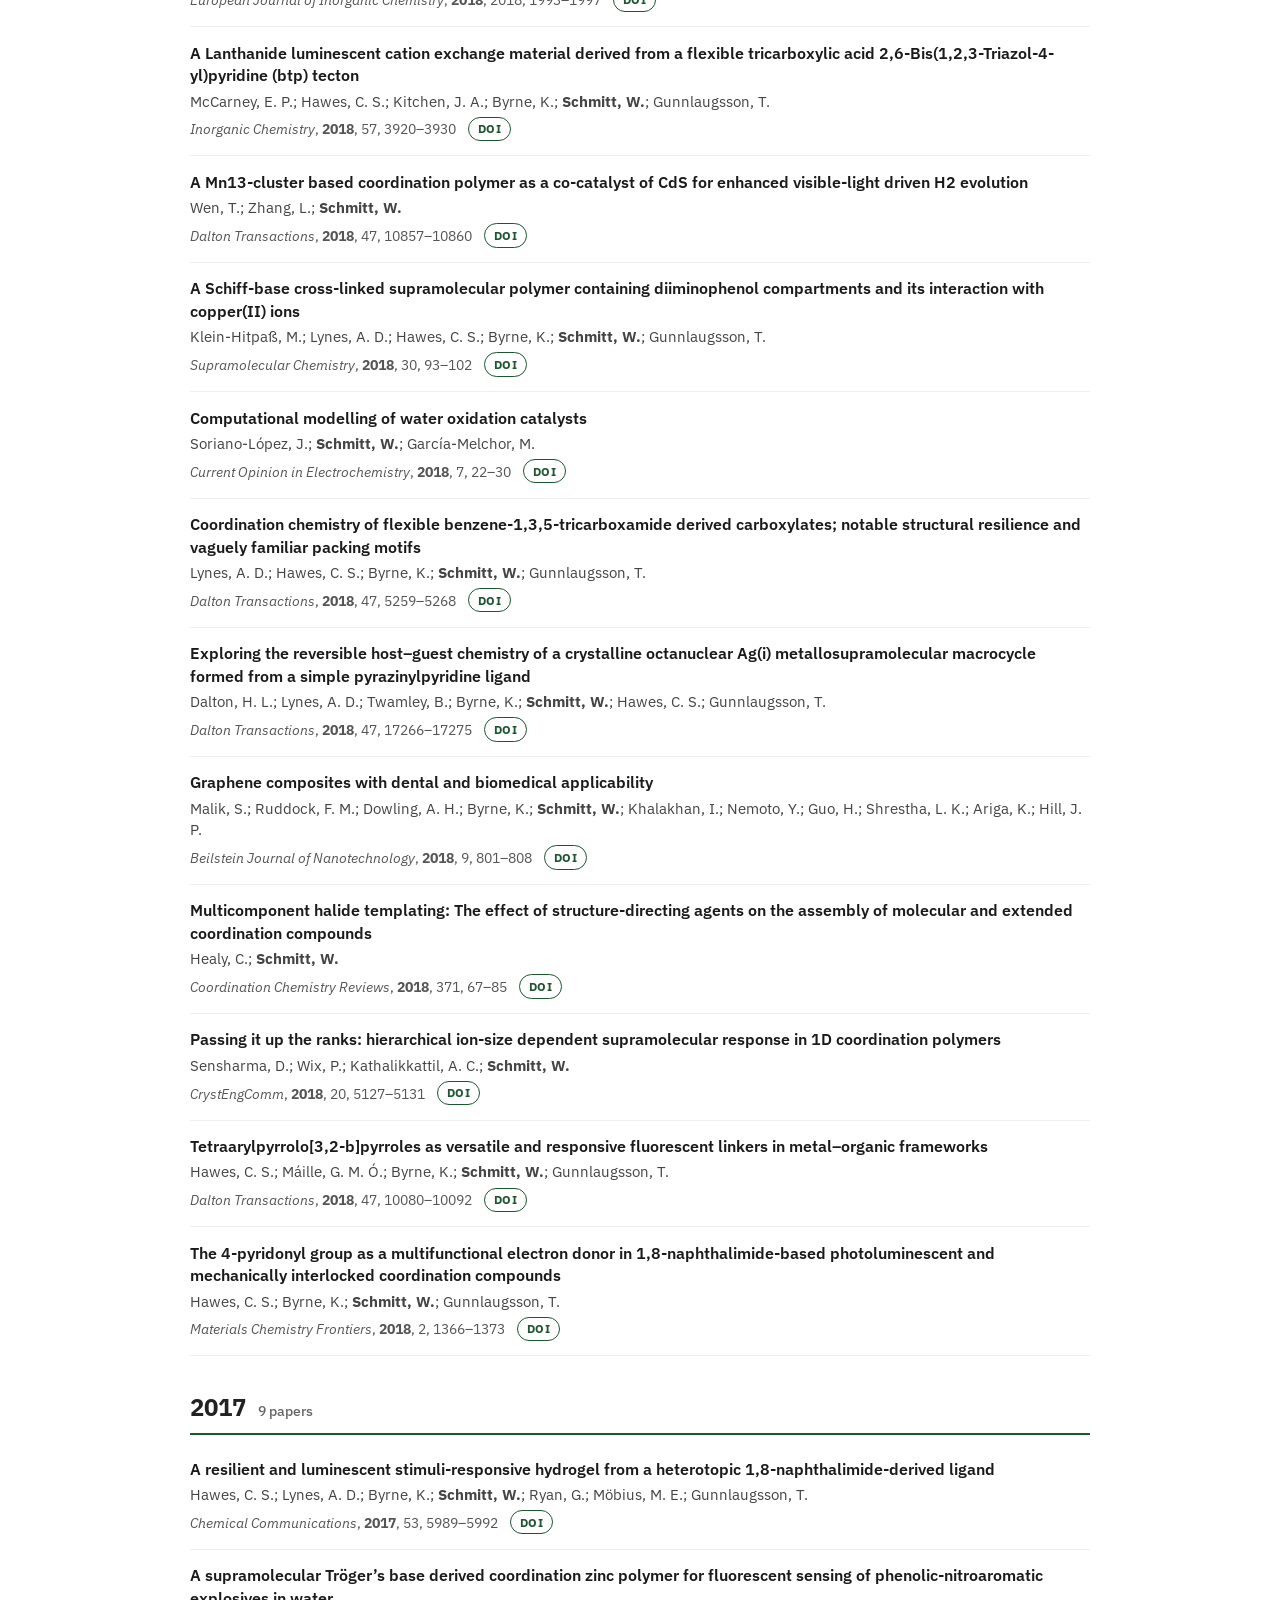
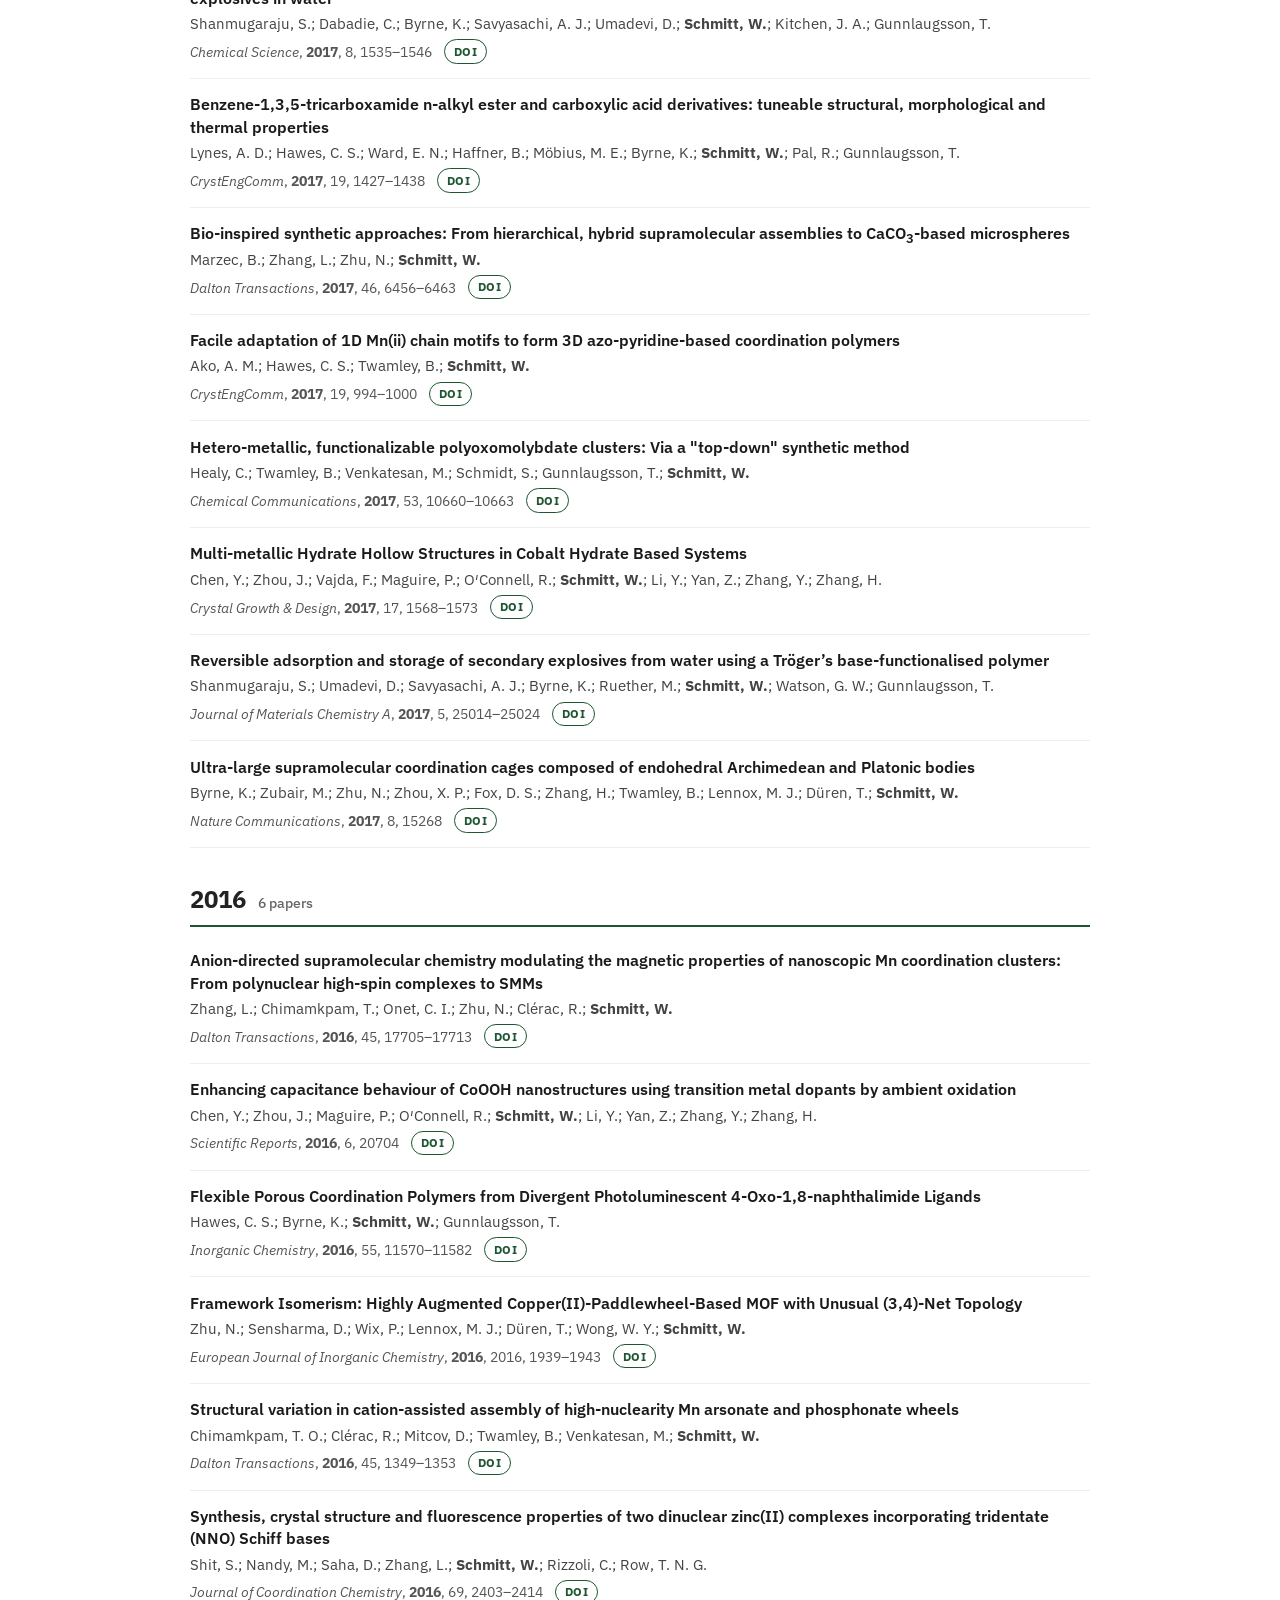
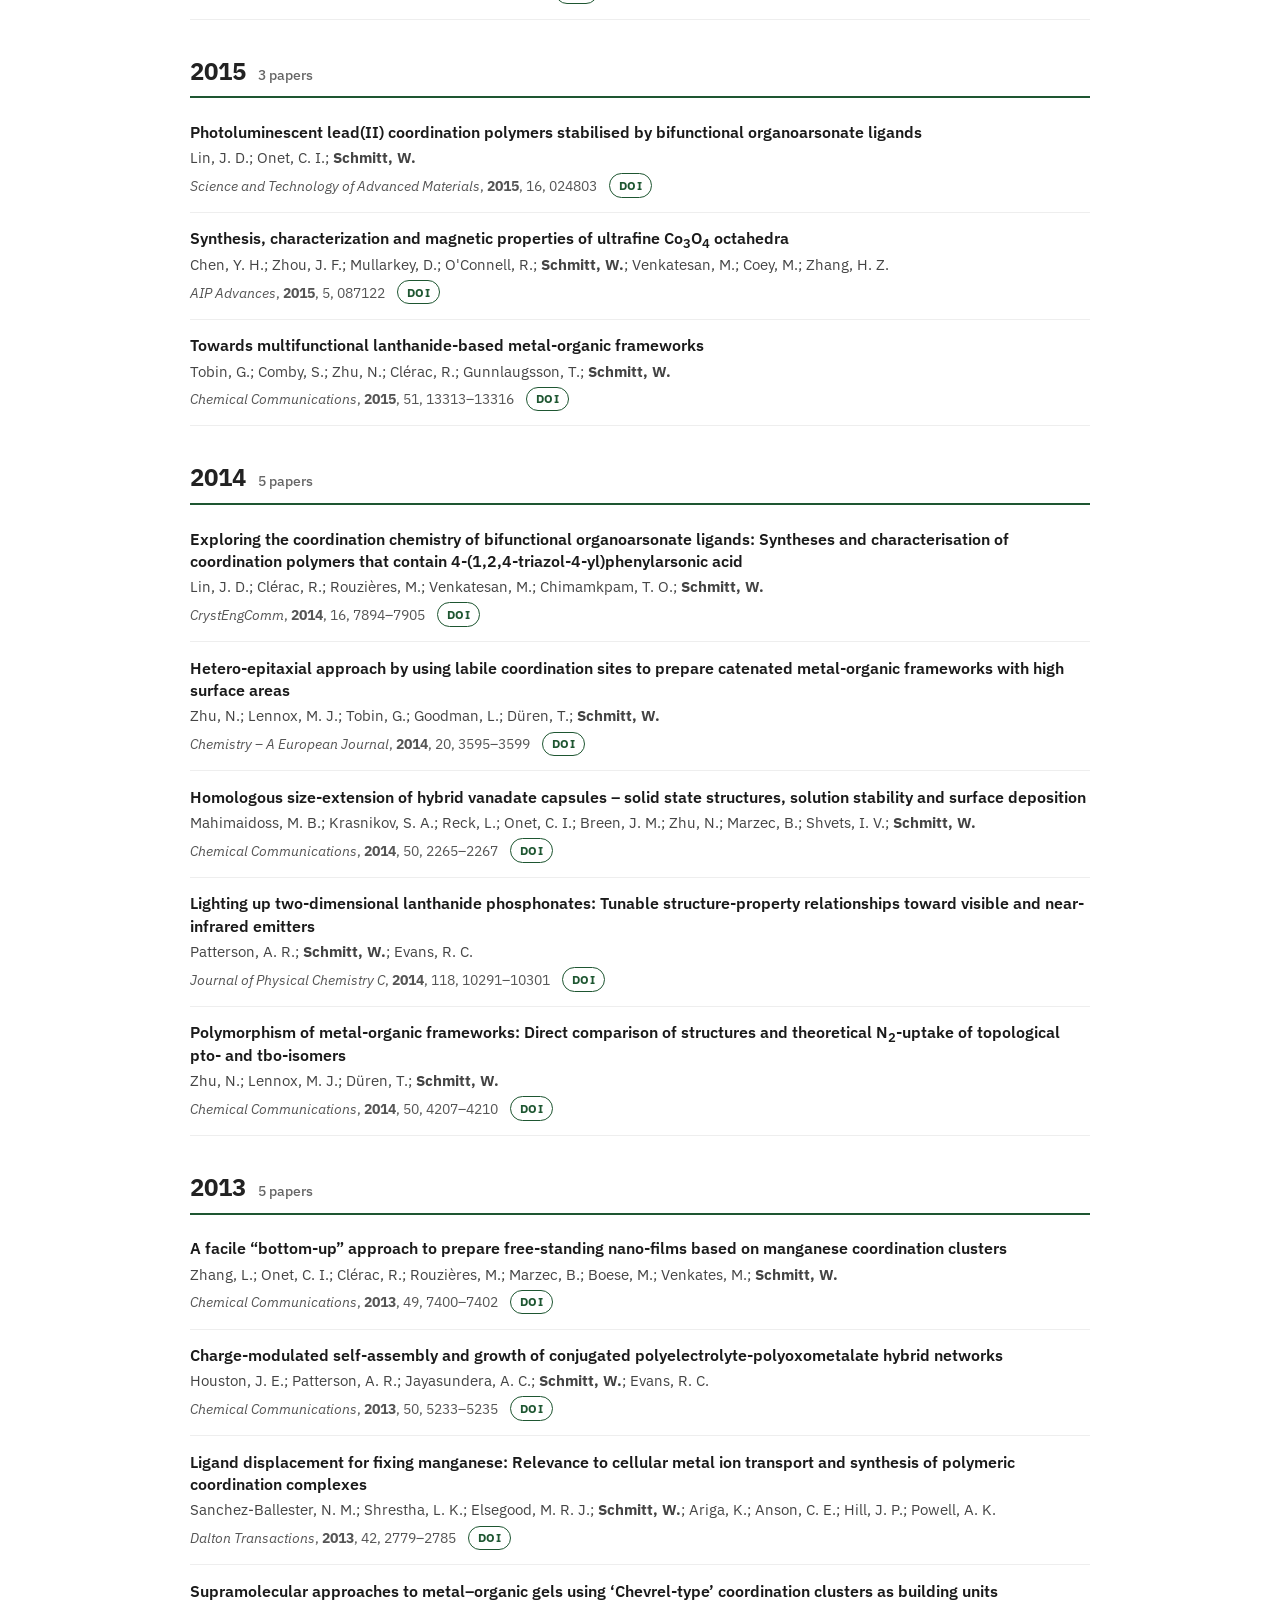
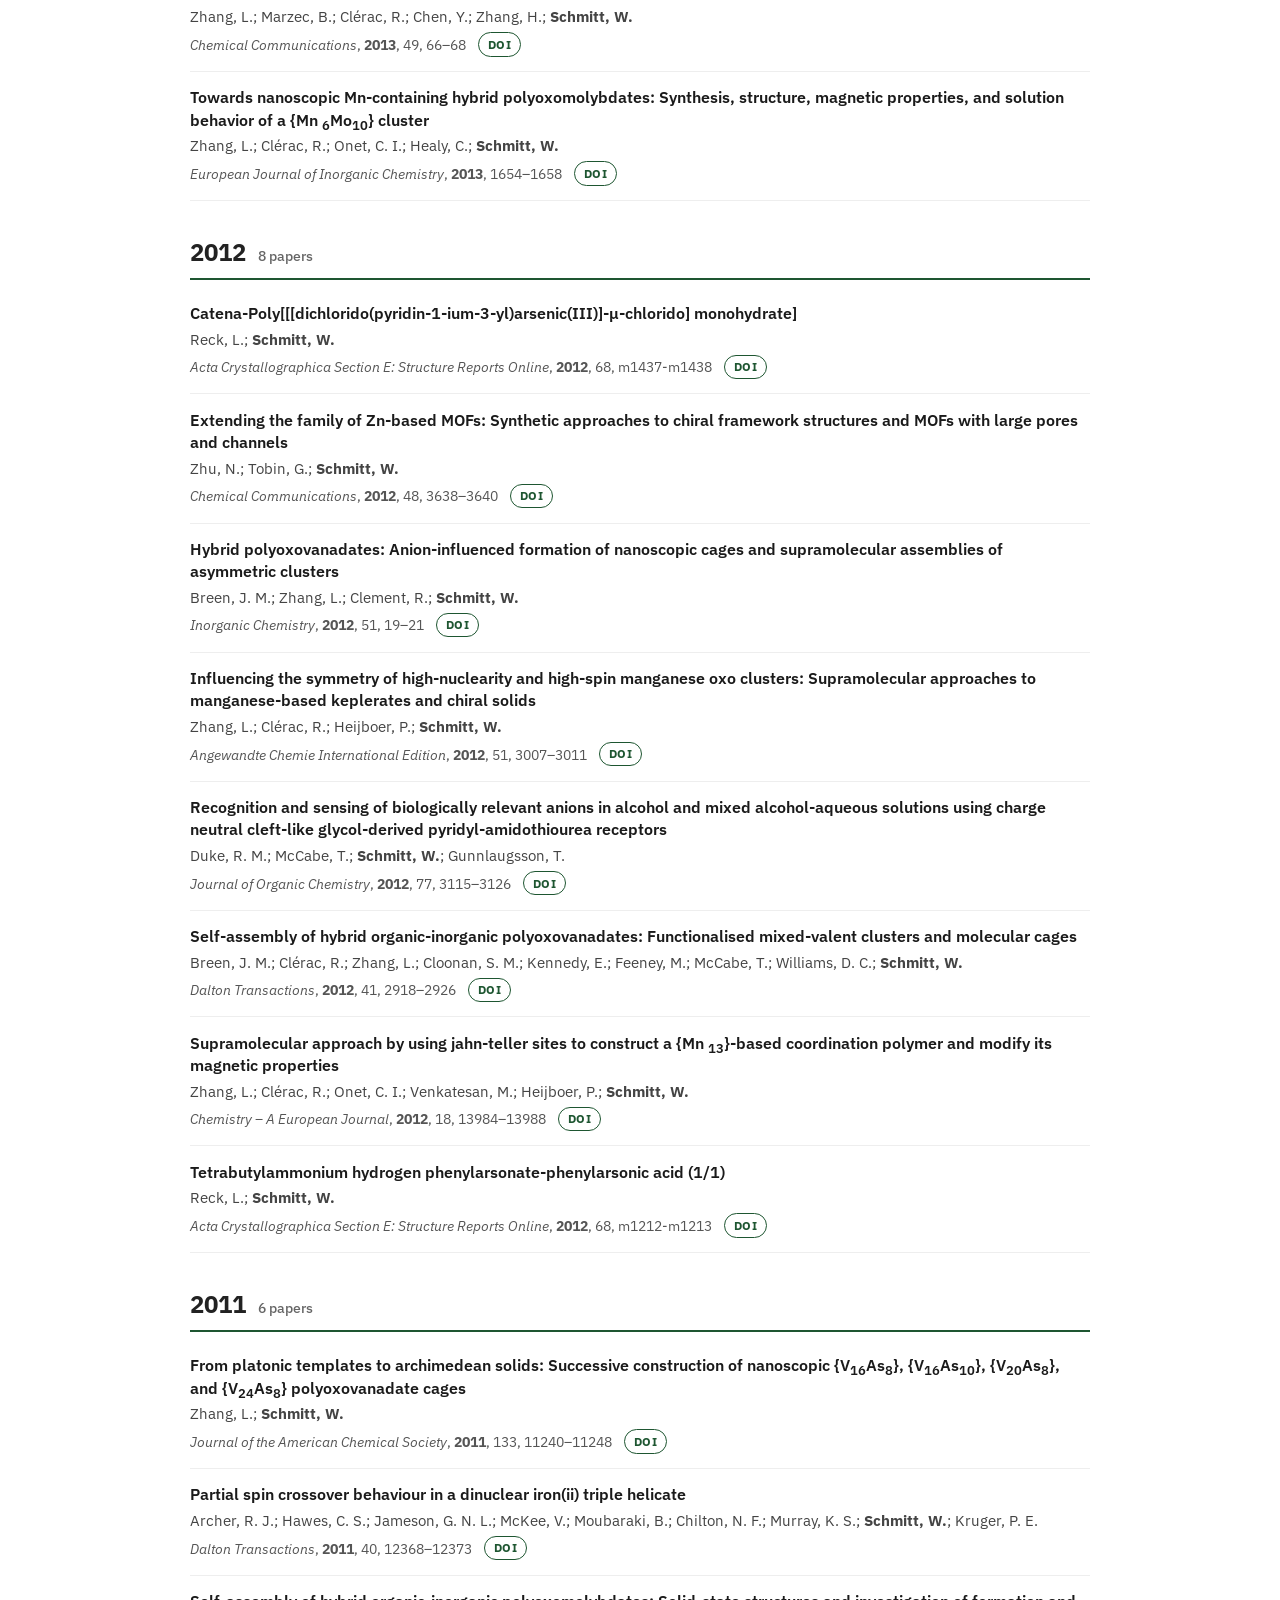
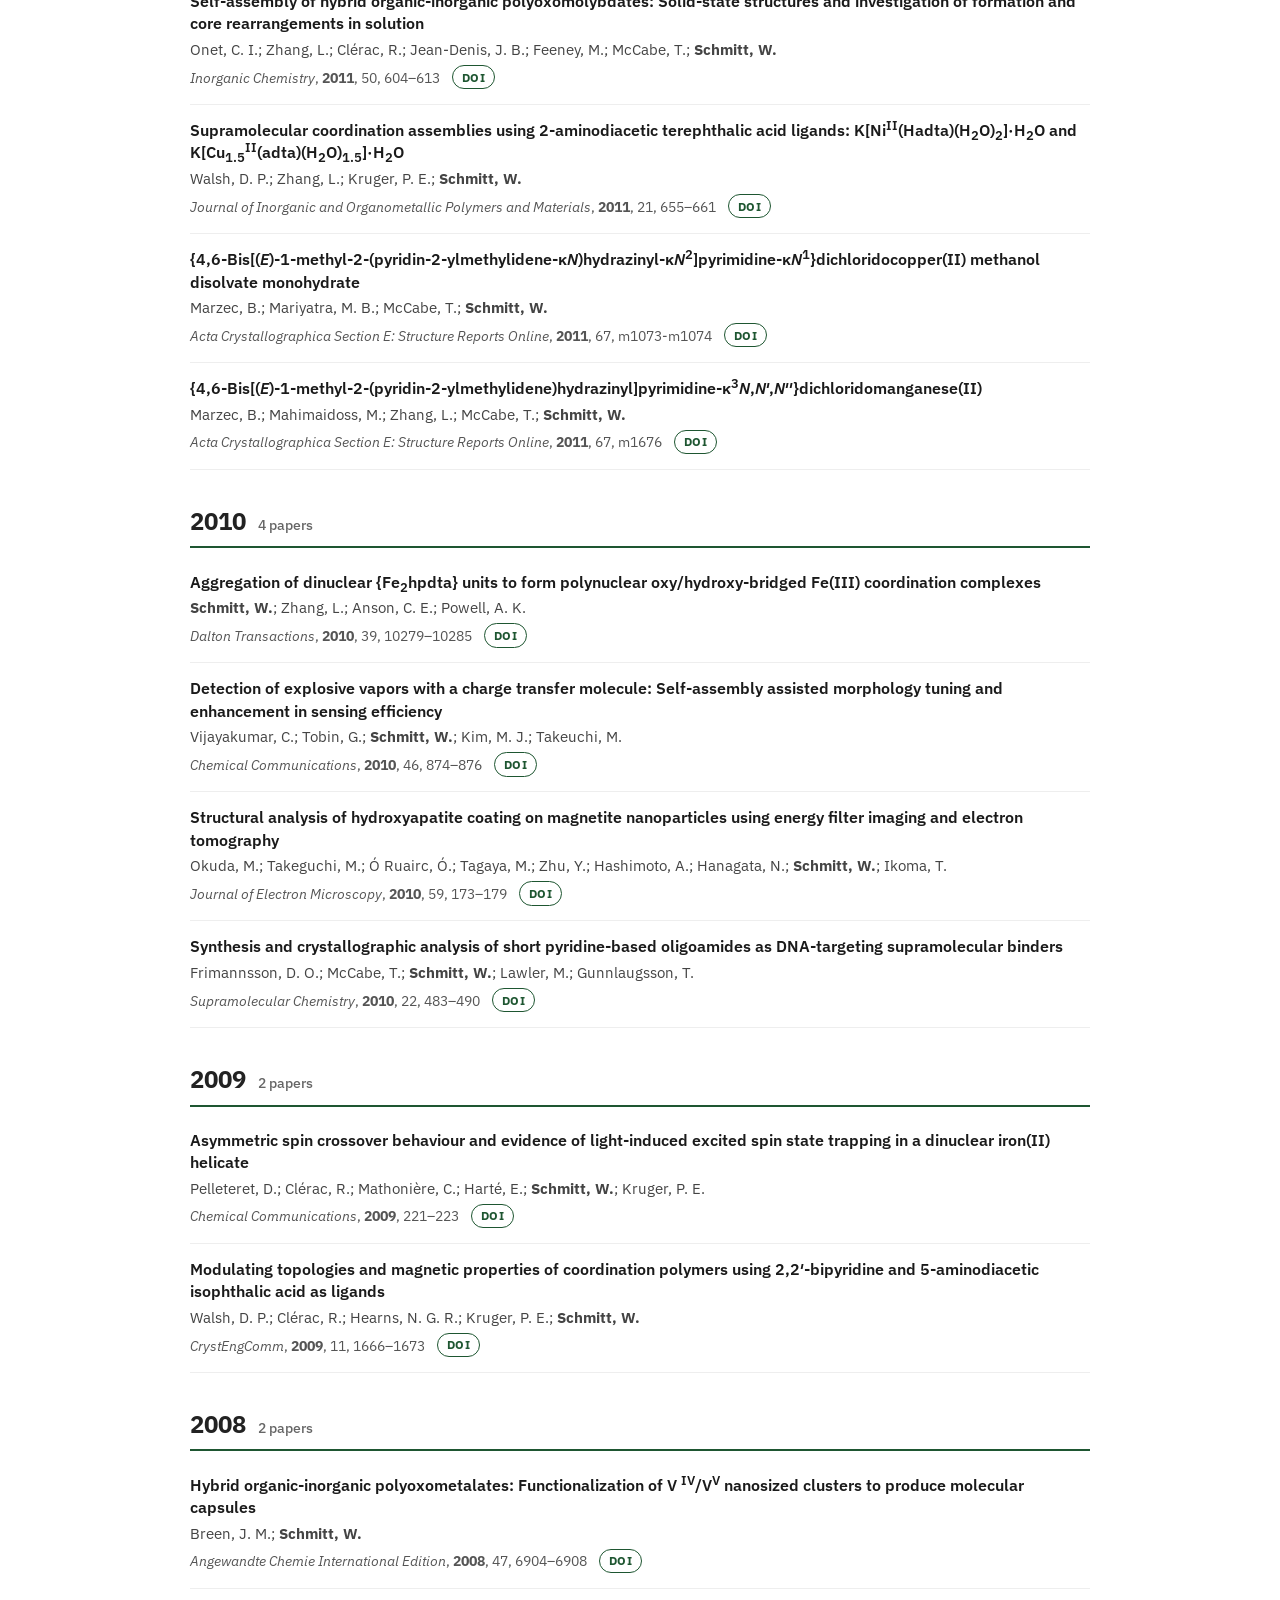
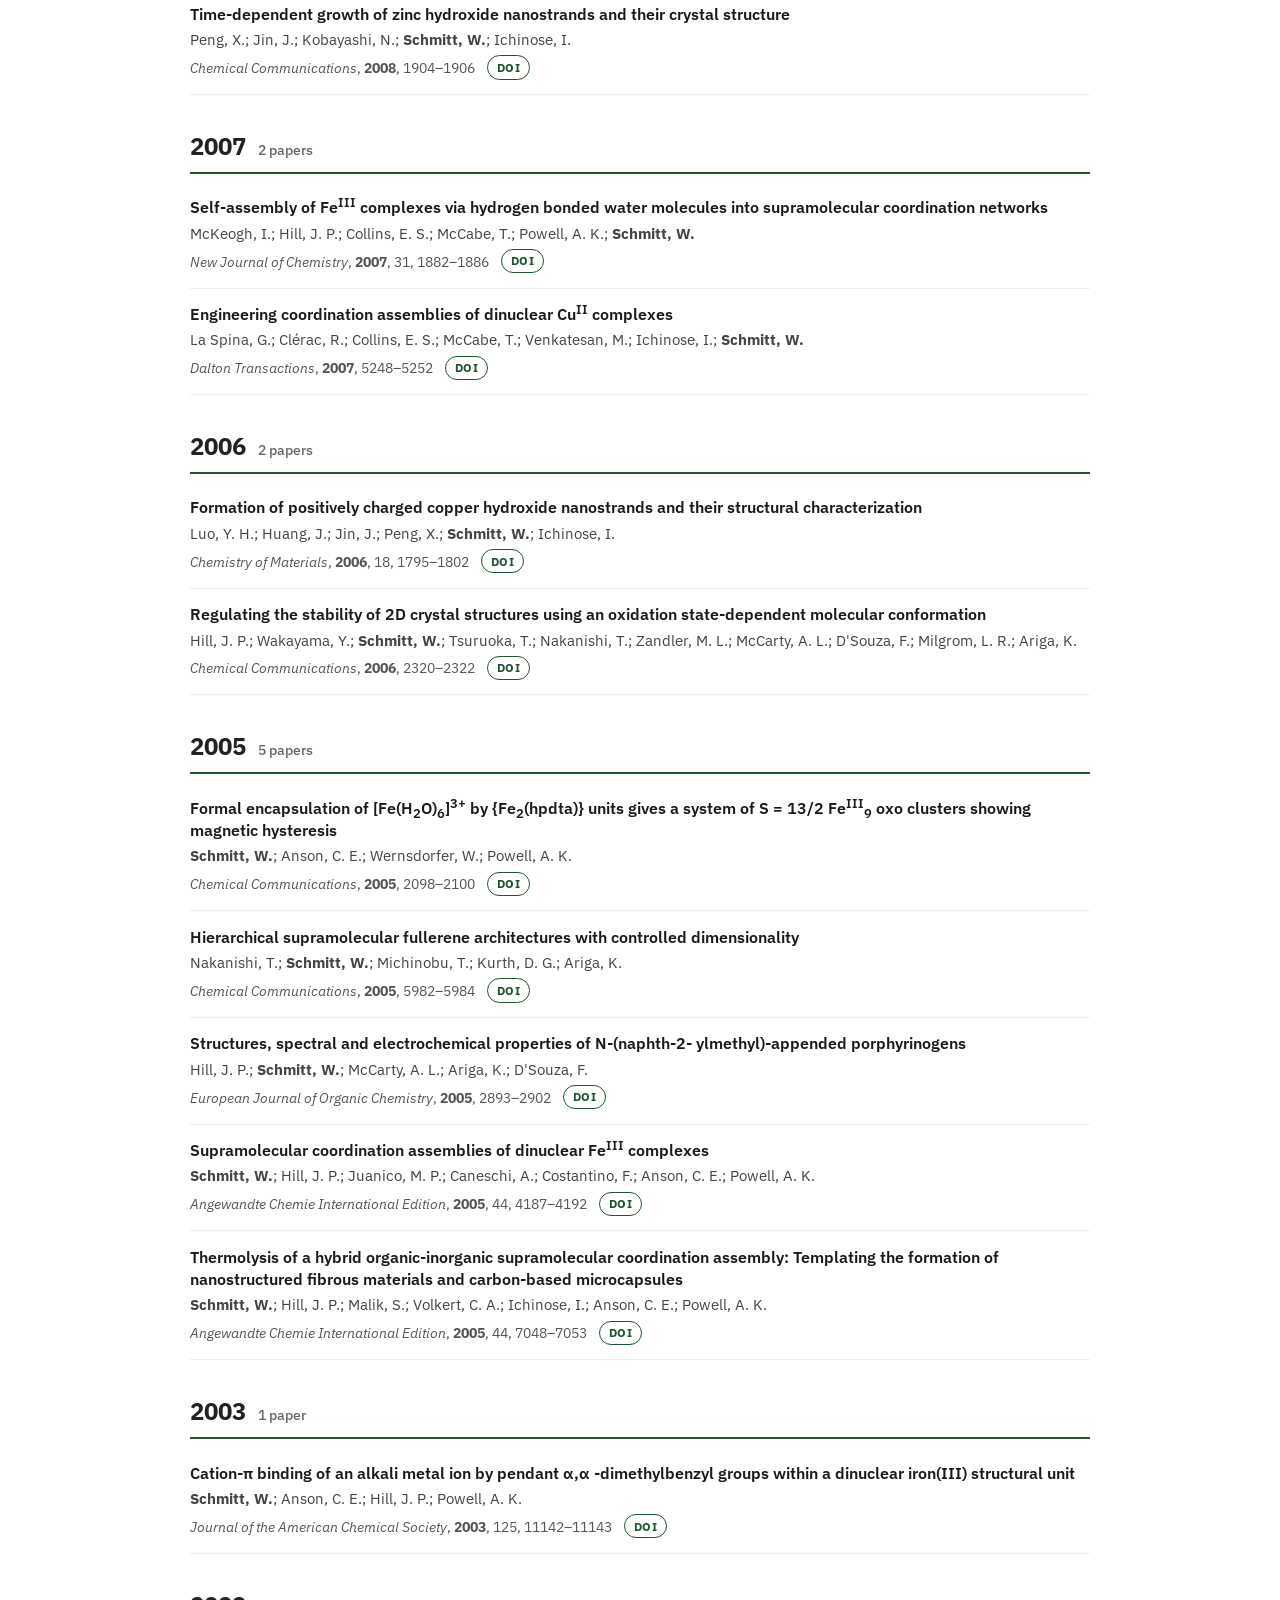
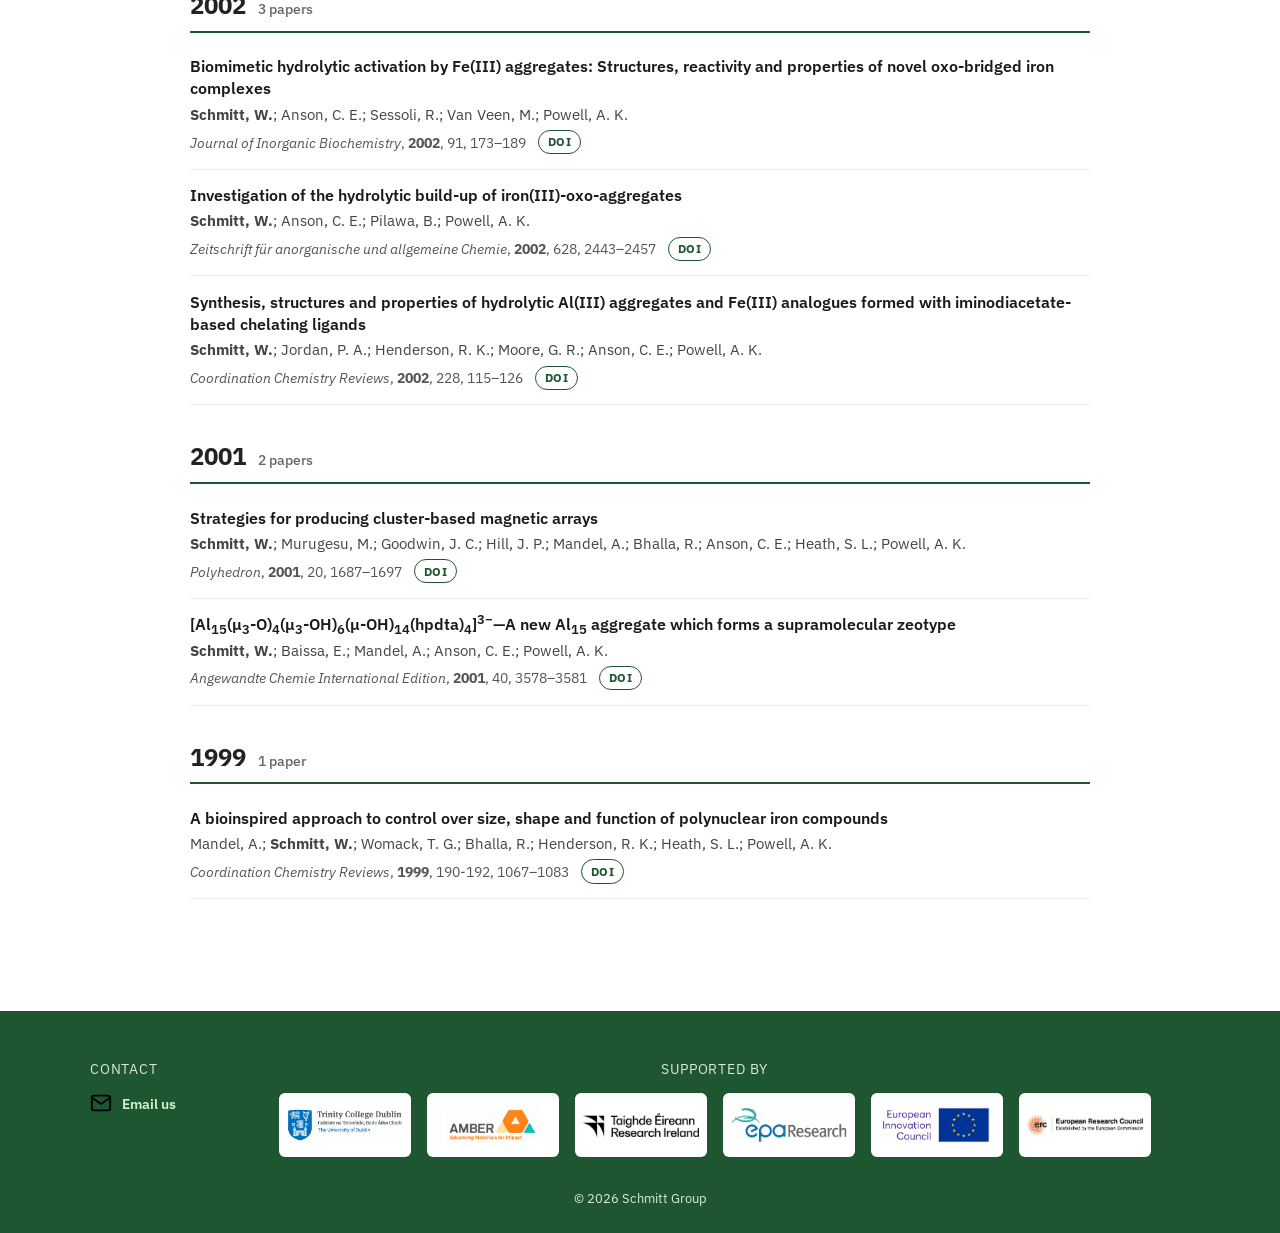
<file: publications.html>
<!DOCTYPE html>
<html lang="en">
<head>

  <meta charset="UTF-8" />
  <meta name="viewport" content="width=device-width, initial-scale=1.0" />

  <title>Schmitt Group | Publications</title>

  <meta name="description" content="Publications from the Schmitt Group at Trinity College Dublin on water splitting, CO₂ capture, MOFs, coordination cages, clusters and magnetism." />
  <meta name="robots" content="index, follow" />

  <meta name="author" content="Kareem Ouhalla Knipschild" />

  <link rel="canonical" href="https://schmittlab.com/publications.html" />

  <link rel="icon" href="favicon.ico" sizes="48x48">
  <link rel="icon" href="assets/favicon.svg" type="image/svg+xml">
  <link rel="apple-touch-icon" href="assets/apple-touch-icon.png">
  <link rel="preload" href="assets/fonts/ibm-plex-sans-latin-normal.woff2" as="font" type="font/woff2" crossorigin>
  <link href="styles.css" rel="stylesheet" />

  <meta property="og:type" content="website" />
  <meta property="og:title" content="Publications | Schmitt Group" />
  <meta property="og:url" content="https://schmittlab.com/publications.html" />
  <meta property="og:description" content="Publications from the Schmitt Group at Trinity College Dublin on water splitting, CO₂ capture, MOFs, coordination cages, clusters and magnetism." />
  <meta property="og:image" content="https://schmittlab.com/assets/og-preview.jpg" />
  <meta property="og:image:alt" content="Schmitt Group research on catalytic water splitting and direct air capture at Trinity College Dublin" />
  <meta name="twitter:card" content="summary_large_image" />

</head>

<body>

  <div id="site-header"></div>
  <script src="layout.js"></script>
  <noscript><p class="noscript-note">This website needs JavaScript to show its menu, news, publications and team. Please enable JavaScript, or email <a href="mailto:schmittw@tcd.ie">schmittw@tcd.ie</a>.</p></noscript>

<main id="main" tabindex="-1">
  <section class="section" aria-labelledby="publications-heading">
    <h1 id="publications-heading">Publications</h1>

    <div class="pub-toolbar">
      <label for="pub-search" class="visually-hidden">Search publications</label>
      <input type="search" id="pub-search" class="pub-search"
             placeholder="Search by title, author, journal, year or DOI" autocomplete="off">
      <p class="pub-count" id="pub-count" aria-live="polite"></p>
    </div>

    <div class="pub-topics" id="pub-topics" role="group" aria-label="Filter by research area"></div>

    <nav class="pub-years" id="pub-years" aria-label="Jump to year"></nav>

    <div id="pub-list" class="pub-list"></div>

    <div id="pub-error" class="pub-error" role="alert" hidden>
      Could not load publications. Please try refreshing the page.
    </div>
  </section>
</main>

  <div id="site-footer"></div>

<script src="publication-format.js" defer></script>
<script src="publications.js" defer></script>

</body>
</html>
</file>
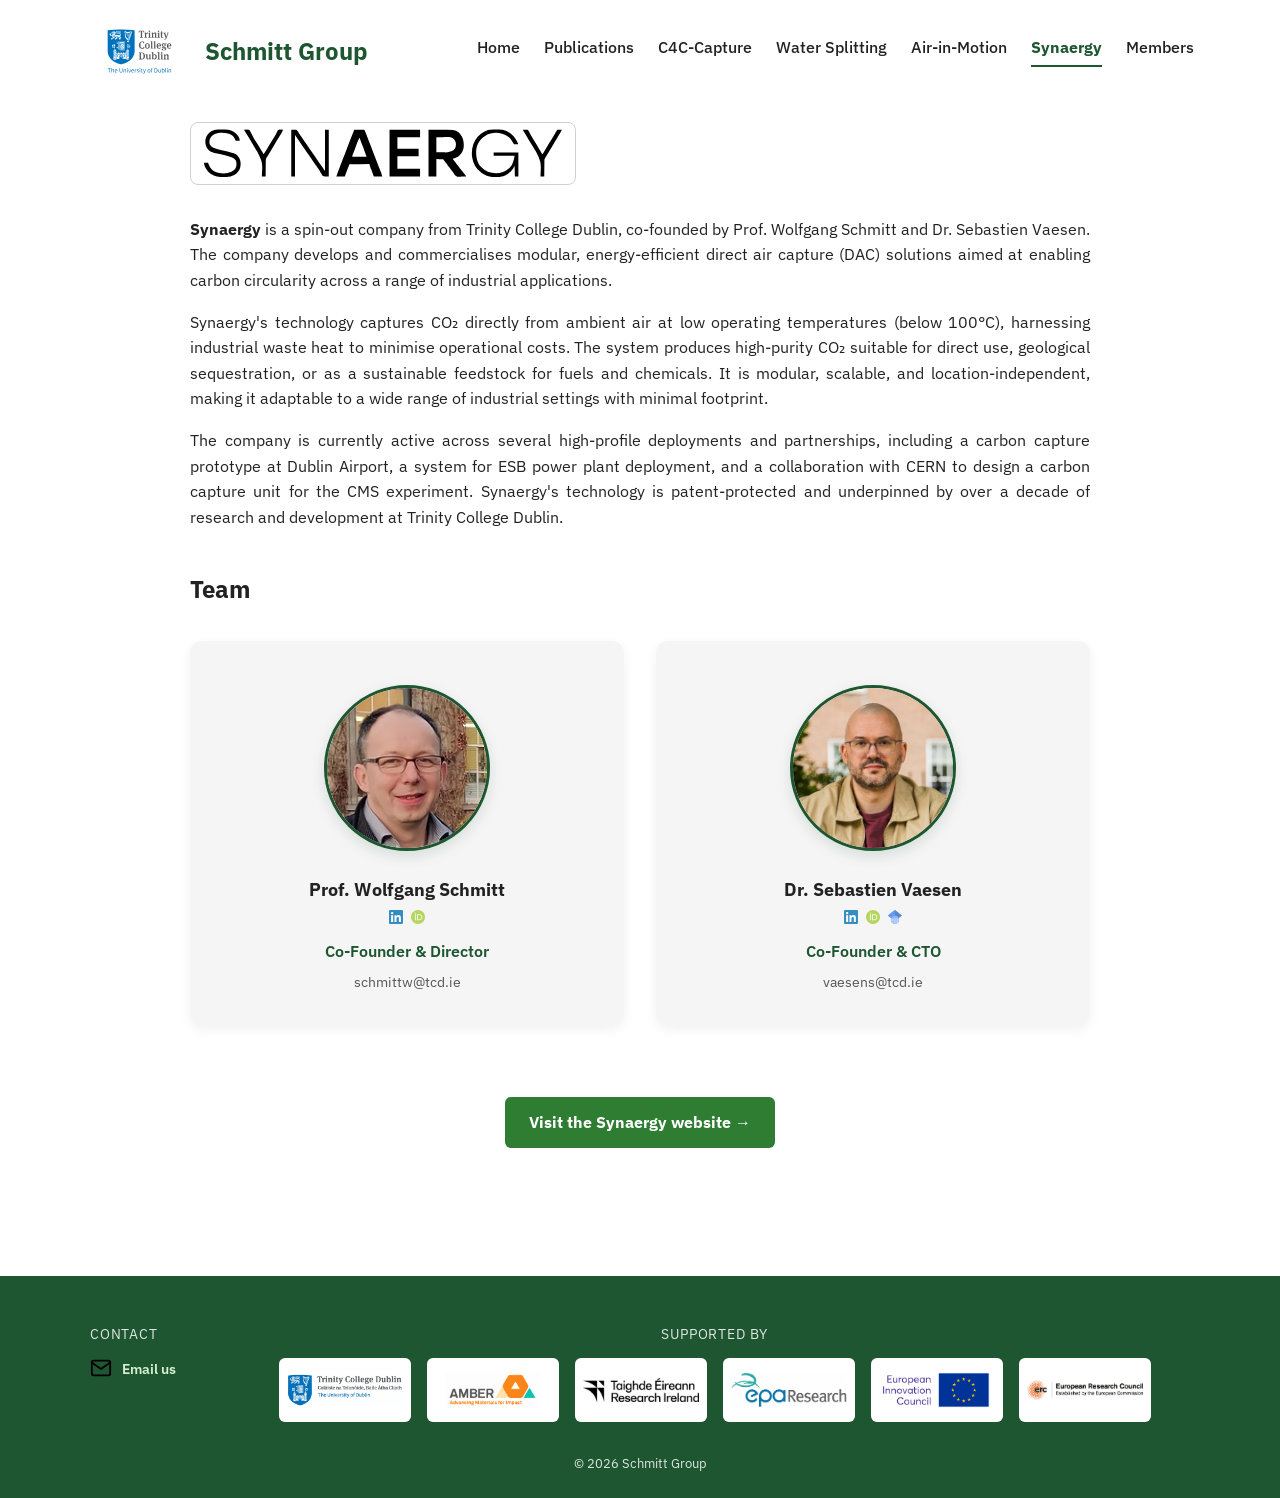
<file: synaergy.html>
<!DOCTYPE html>
<html lang="en">

<head>
  <meta charset="UTF-8" />
  <meta name="viewport" content="width=device-width, initial-scale=1.0" />
  <meta name="author" content="Kareem Ouhalla Knipschild" />

  <title>Schmitt Group | Synaergy</title>

  <meta name="description"
        content="Synaergy is a spin-out company from Trinity College Dublin developing modular, energy-efficient direct air capture solutions for carbon circularity." />
  <meta name="robots" content="index, follow" />

  <link rel="canonical" href="https://schmittlab.com/synaergy.html" />

  <meta property="og:type" content="website" />
  <meta property="og:title" content="Synaergy | Schmitt Group" />
  <meta property="og:url" content="https://schmittlab.com/synaergy.html" />
  <meta property="og:description"
        content="Synaergy is a spin-out company from Trinity College Dublin developing modular, energy-efficient direct air capture solutions for carbon circularity." />
  <meta property="og:image" content="https://schmittlab.com/assets/og-preview.jpg" />
  <meta property="og:image:alt"
        content="Synaergy direct air capture spin-out from Trinity College Dublin" />
  <meta name="twitter:card" content="summary_large_image" />

  <link rel="icon" href="favicon.ico" sizes="48x48">
  <link rel="icon" href="assets/favicon.svg" type="image/svg+xml">
  <link rel="apple-touch-icon" href="assets/apple-touch-icon.png">
  <link rel="preload" href="assets/fonts/ibm-plex-sans-latin-normal.woff2" as="font" type="font/woff2" crossorigin>
  <link href="styles.css" rel="stylesheet" />
</head>

<body>

  <div id="site-header"></div>
  <script src="layout.js"></script>
  <noscript><p class="noscript-note">This website needs JavaScript to show its menu, news, publications and team. Please enable JavaScript, or email <a href="mailto:schmittw@tcd.ie">schmittw@tcd.ie</a>.</p></noscript>

  <main id="main" tabindex="-1">

  <section class="section c4c-header">
    <h1 class="visually-hidden">Synaergy</h1>

    <div class="c4c-top logo-only">
      <a href="https://synaergy.com/" target="_blank" rel="noopener noreferrer">
        <img src="assets/synaergy.svg"
             alt="Synaergy"
             class="c4c-funder-logo synaergy-header-logo">
      </a>
    </div>

    <div class="c4c-content">

      <p>
        <strong>Synaergy</strong> is a spin-out company from Trinity College Dublin,
        co-founded by Prof. Wolfgang Schmitt and Dr. Sebastien Vaesen. The company
        develops and commercialises modular, energy-efficient direct air capture (DAC)
        solutions aimed at enabling carbon circularity across a range of industrial
        applications.
      </p>

      <p>
        Synaergy's technology captures CO₂ directly from ambient air at low operating
        temperatures (below 100°C), harnessing industrial waste heat to minimise
        operational costs. The system produces high-purity CO₂ suitable for direct use,
        geological sequestration, or as a sustainable feedstock for fuels and chemicals.
        It is modular, scalable, and location-independent, making it adaptable to a
        wide range of industrial settings with minimal footprint.
      </p>

      <p>
        The company is currently active across several high-profile deployments and
        partnerships, including a carbon capture prototype at Dublin Airport, a system
        for ESB power plant deployment, and a collaboration with CERN to design a
        carbon capture unit for the CMS experiment. Synaergy's technology is
        patent-protected and underpinned by over a decade of research and development
        at Trinity College Dublin.
      </p>

      <h2>Team</h2>

      <div class="members-grid members-grid-two-col" data-project="synaergy"></div>

      <div class="spinout-cta">
        <a href="https://synaergy.com/" target="_blank" rel="noopener noreferrer" class="button">
          Visit the Synaergy website →
        </a>
      </div>

    </div>
  </section>

    </main>

  <div id="site-footer"></div>

  <script src="members.js" defer></script>

</body>
</html>
</file>
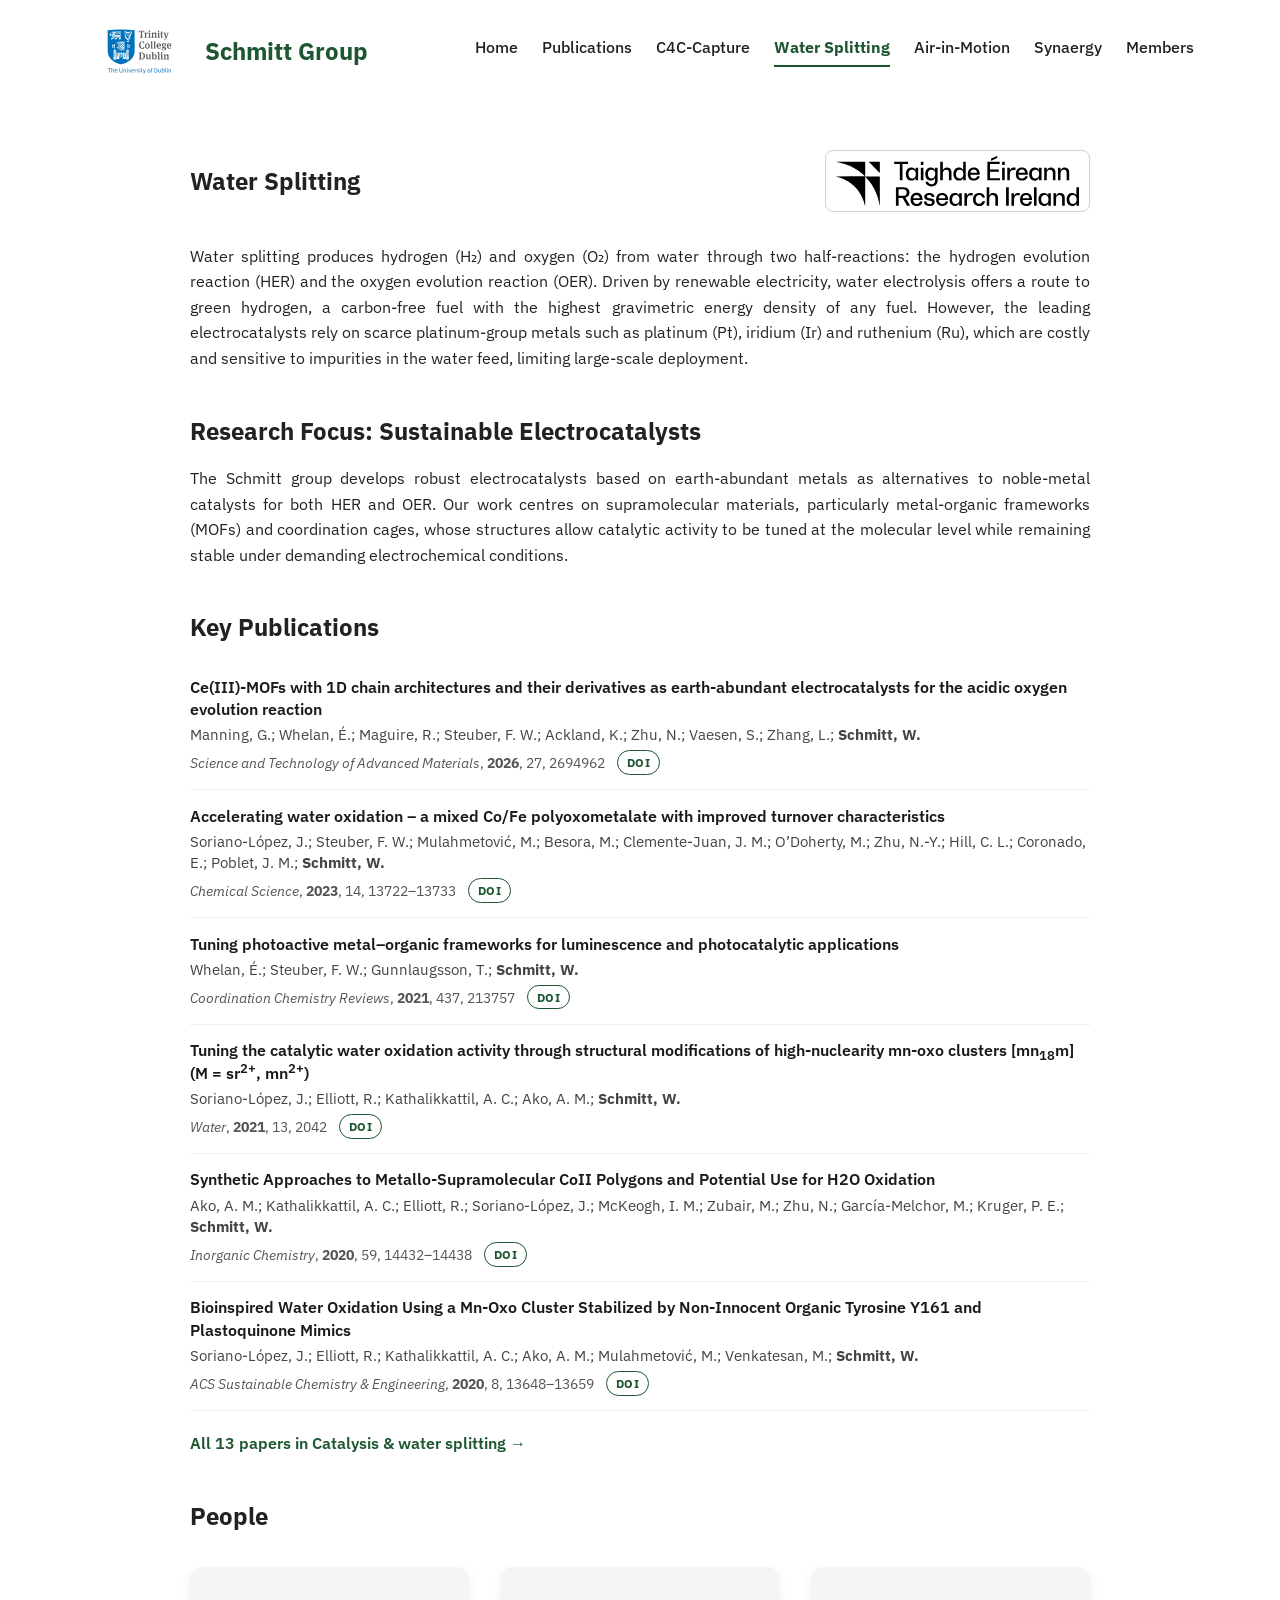
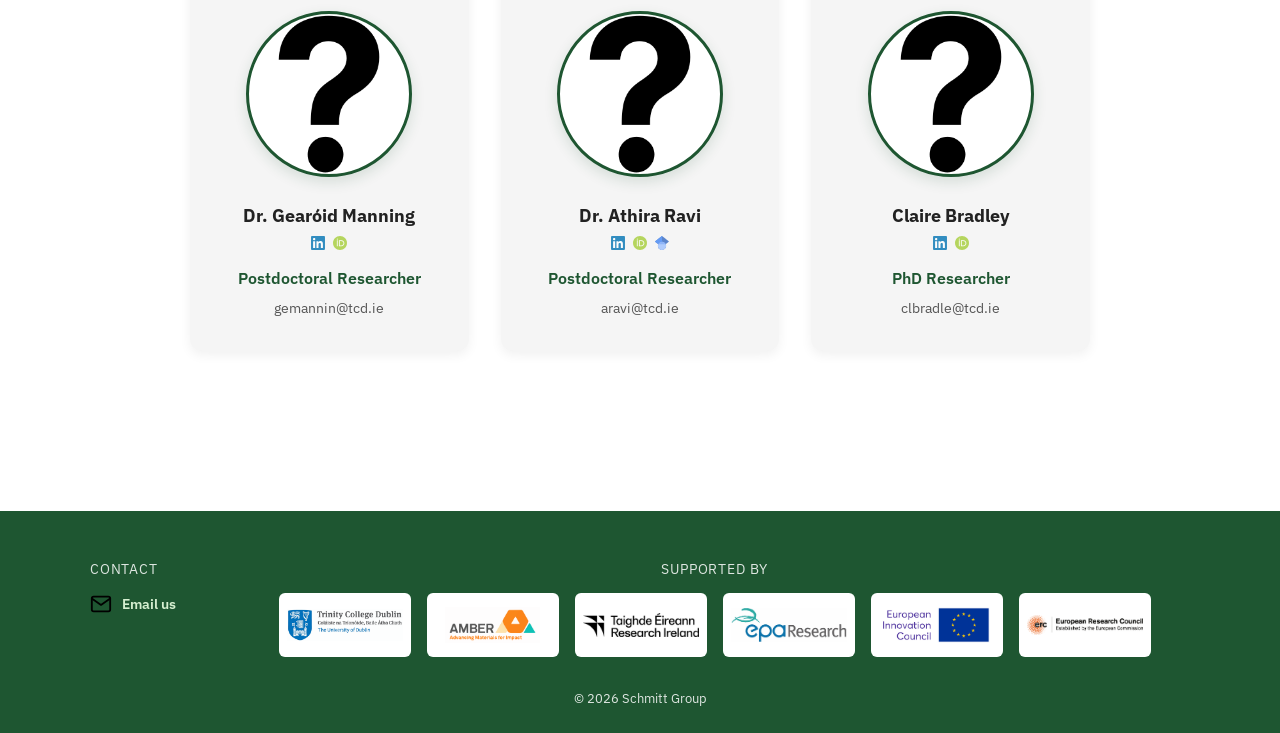
<file: water-splitting.html>
<!DOCTYPE html>
<html lang="en">
<head>
  <meta charset="UTF-8" />
  <meta name="viewport" content="width=device-width, initial-scale=1.0" />
  <meta name="author" content="Kareem Ouhalla Knipschild" />

  <title>Schmitt Group | Water Splitting</title>

  <meta name="description" content="How the Schmitt Group at Trinity College Dublin designs metal–organic frameworks and coordination cages as catalysts for splitting water." />
  <meta name="robots" content="index, follow" />

  <link rel="canonical" href="https://schmittlab.com/water-splitting.html" />

  <link rel="icon" href="favicon.ico" sizes="48x48">
  <link rel="icon" href="assets/favicon.svg" type="image/svg+xml">
  <link rel="apple-touch-icon" href="assets/apple-touch-icon.png">
  <link rel="preload" href="assets/fonts/ibm-plex-sans-latin-normal.woff2" as="font" type="font/woff2" crossorigin>
  <link href="styles.css" rel="stylesheet" />

<meta property="og:type" content="website" />
<meta property="og:title" content="Water Splitting | Schmitt Group" />
<meta property="og:url" content="https://schmittlab.com/water-splitting.html" />
<meta property="og:description" content="How the Schmitt Group at Trinity College Dublin designs metal–organic frameworks and coordination cages as catalysts for splitting water." />
<meta property="og:image" content="https://schmittlab.com/assets/og-preview.jpg" />
<meta property="og:image:alt" content="Schmitt Group research on catalytic water splitting and direct air capture at Trinity College Dublin" />
<meta name="twitter:card" content="summary_large_image" />

</head>

<body>

  <div id="site-header"></div>
  <script src="layout.js"></script>
  <noscript><p class="noscript-note">This website needs JavaScript to show its menu, news, publications and team. Please enable JavaScript, or email <a href="mailto:schmittw@tcd.ie">schmittw@tcd.ie</a>.</p></noscript>

  <main id="main" tabindex="-1">

  <section class="section water-splitting-content">

    <div class="c4c-top">
      <h1>Water Splitting</h1>
      <a href="https://www.researchireland.ie" target="_blank" rel="noopener noreferrer">
        <img src="assets/research_ireland.svg"
             alt="Research Ireland"
             class="c4c-funder-logo aim-eic-logo">
      </a>
    </div>
    <p>
      Water splitting produces hydrogen (H₂) and oxygen (O₂) from water through two half-reactions:
      the hydrogen evolution reaction (HER) and the oxygen evolution reaction (OER). Driven by
      renewable electricity, water electrolysis offers a route to green hydrogen, a carbon-free fuel
      with the highest gravimetric energy density of any fuel. However, the leading electrocatalysts
      rely on scarce platinum-group metals such as platinum (Pt), iridium (Ir) and ruthenium (Ru),
      which are costly and sensitive to impurities in the water feed, limiting large-scale deployment.
    </p>

    <h2>Research Focus: Sustainable Electrocatalysts</h2>
    <p>
      The Schmitt group develops robust electrocatalysts based on earth-abundant metals as
      alternatives to noble-metal catalysts for both HER and OER. Our work centres on supramolecular
      materials, particularly metal-organic frameworks (MOFs) and coordination cages, whose
      structures allow catalytic activity to be tuned at the molecular level while remaining stable
      under demanding electrochemical conditions.
    </p>

    <h2>Key Publications</h2>

    <div class="related-pubs" data-topic="catalysis" data-limit="6"
         data-empty="Future articles related to this topic will be listed here."></div>

  <h2>People</h2>

  <div class="members-grid" data-project="water-splitting"></div>

</section>

  </main>

  <div id="site-footer"></div>

  <script src="publication-format.js" defer></script>
  <script src="related-publications.js" defer></script>

  <script src="members.js" defer></script>

</body>

</html>
</file>
<file: styles.css>
/* IBM Plex Sans, served from assets/fonts (SIL Open Font License, see assets/fonts/OFL.txt).
   One variable-weight file per character set; browsers only download the sets a page uses. */

/* greek italic */
@font-face {
  font-family: "IBM Plex Sans";
  font-style: italic;
  font-weight: 400 700;
  font-display: swap;
  src: url("assets/fonts/ibm-plex-sans-greek-italic.woff2") format("woff2");
  unicode-range: U+0370-0377, U+037A-037F, U+0384-038A, U+038C, U+038E-03A1, U+03A3-03FF;
}

/* latin-ext italic */
@font-face {
  font-family: "IBM Plex Sans";
  font-style: italic;
  font-weight: 400 700;
  font-display: swap;
  src: url("assets/fonts/ibm-plex-sans-latin-ext-italic.woff2") format("woff2");
  unicode-range: U+0100-02BA, U+02BD-02C5, U+02C7-02CC, U+02CE-02D7, U+02DD-02FF, U+0304, U+0308, U+0329, U+1D00-1DBF, U+1E00-1E9F, U+1EF2-1EFF, U+2020, U+20A0-20AB, U+20AD-20C4, U+2113, U+2C60-2C7F, U+A720-A7FF;
}

/* latin italic */
@font-face {
  font-family: "IBM Plex Sans";
  font-style: italic;
  font-weight: 400 700;
  font-display: swap;
  src: url("assets/fonts/ibm-plex-sans-latin-italic.woff2") format("woff2");
  unicode-range: U+0000-00FF, U+0131, U+0152-0153, U+02BB-02BC, U+02C6, U+02DA, U+02DC, U+0304, U+0308, U+0329, U+2000-206F, U+20AC, U+2122, U+2191, U+2193, U+2212, U+2215, U+FEFF, U+FFFD;
}

/* greek normal */
@font-face {
  font-family: "IBM Plex Sans";
  font-style: normal;
  font-weight: 400 700;
  font-display: swap;
  src: url("assets/fonts/ibm-plex-sans-greek-normal.woff2") format("woff2");
  unicode-range: U+0370-0377, U+037A-037F, U+0384-038A, U+038C, U+038E-03A1, U+03A3-03FF;
}

/* latin-ext normal */
@font-face {
  font-family: "IBM Plex Sans";
  font-style: normal;
  font-weight: 400 700;
  font-display: swap;
  src: url("assets/fonts/ibm-plex-sans-latin-ext-normal.woff2") format("woff2");
  unicode-range: U+0100-02BA, U+02BD-02C5, U+02C7-02CC, U+02CE-02D7, U+02DD-02FF, U+0304, U+0308, U+0329, U+1D00-1DBF, U+1E00-1E9F, U+1EF2-1EFF, U+2020, U+20A0-20AB, U+20AD-20C4, U+2113, U+2C60-2C7F, U+A720-A7FF;
}

/* latin normal */
@font-face {
  font-family: "IBM Plex Sans";
  font-style: normal;
  font-weight: 400 700;
  font-display: swap;
  src: url("assets/fonts/ibm-plex-sans-latin-normal.woff2") format("woff2");
  unicode-range: U+0000-00FF, U+0131, U+0152-0153, U+02BB-02BC, U+02C6, U+02DA, U+02DC, U+0304, U+0308, U+0329, U+2000-206F, U+20AC, U+2122, U+2191, U+2193, U+2212, U+2215, U+FEFF, U+FFFD;
}

body {
  margin: 0;
  font-family: "IBM Plex Sans", sans-serif;
  color: #222;
  background: #fff;
  line-height: 1.6;
}

/* Keep subscripts and superscripts (CO₂, H₂) from pushing their line taller */
sub,
sup {
  line-height: 0;
}

h1,
h2 {
  font-family: "IBM Plex Sans", sans-serif;
  font-weight: 700;
  margin-top: 0;
}

header {
  display: flex;
  justify-content: space-between;
  align-items: center;
  padding: 1rem 2rem;
  position: sticky;
  top: 0;
  background: rgba(255, 255, 255, 0.9);
  backdrop-filter: blur(10px);
  z-index: 100;
}

.header-top {
  display: flex;
  align-items: center;
  justify-content: space-between;
}

@media (min-width: 1151px) {
  .header-top,
  .main-nav {
    max-width: 1100px;
    margin: 0 auto;
    padding: 0 2rem;
  }
}

.logo-container {
  text-decoration: none;
  cursor: pointer;
  display: flex;
  align-items: center;
  gap: 0.75rem;
}

.logo-img {
  height: 70px;
  width: auto;
}

@media (max-width: 768px) {
  .logo-img {
    height: 48px;
  }
}

.logo-text,
.logo {
  font-size: 1.5rem;
  font-weight: 700;
  color: #1E5631;
}

nav a {
  margin-left: 0;
  text-decoration: none;
  color: #222;
  font-weight: 500;
  white-space: nowrap;
  padding-bottom: 4px;
  transition: 0.2s ease;
  border-bottom: 2px solid transparent;
}

nav a:hover {
  color: #1E5631;
  border-bottom: 2px solid #6BBF59;
}

nav a.active {
  color: #1E5631;
  border-bottom: 2px solid #1E5631;
  font-weight: 700;
}

.nav-toggle {
  display: none;
  font-size: 1.8rem;
  background: none;
  border: 0;
  cursor: pointer;
  color: #1E5631;
}

.main-nav {
  display: flex;
  align-items: center;
  gap: 1.5rem;
}

.hero {
  height: 65vh;
  display: flex;
  flex-direction: column;
  justify-content: center;
  align-items: center;
  text-align: center;
  padding: 8rem 2rem 4rem;
  color: white;
  background:
    linear-gradient(rgba(0, 0, 0, 0.45), rgba(0, 0, 0, 0.45)),
    url("assets/group3.JPG") center / cover no-repeat;
}

.hero-content {
  margin-top: 8rem;
}

.hero-title {
  font-size: 3rem;
  font-weight: 700;
  margin-bottom: 1rem;
  letter-spacing: 0.5px;
}

.hero-subtitle {
  font-size: 1.3rem;
  max-width: 800px;
  line-height: 1.5;
  margin-bottom: 2rem;
  opacity: 0.95;
  margin-left: auto;
  margin-right: auto;
}

.hero-buttons {
  display: flex;
  gap: 1.2rem;
  flex-wrap: wrap;
  justify-content: center;
}

.hero-button {
  background: #2E7D32;  /* 5.1:1 contrast with white text */
  color: white;
  padding: 0.9rem 1.6rem;
  border-radius: 8px;
  text-decoration: none;
  font-weight: 700;
  font-size: 1.15rem;
  min-width: 160px;
  text-align: center;
  transition: background 0.2s ease, transform 0.2s ease;
}

.hero-button:hover {
  background: #256628;
  transform: translateY(-2px);
}

.hero-button-secondary {
  background: transparent;
  color: white;
  border: 2px solid white;
}

.hero-button-secondary:hover {
  background: rgba(255, 255, 255, 0.15);
}

.hero-button-secondary.hero-button-blue {
  background: #3a6ea5;
  border-color: #3a6ea5;
  color: white;
}

.hero-button-secondary.hero-button-blue:hover {
  background: #2f5d8a;
  border-color: #2f5d8a;
}

.hero-button-secondary.hero-button-dark {
  background: #2f3442;
  border-color: #2f3442;
  color: white;
}

.hero-button-secondary.hero-button-dark:hover {
  background: #1f2230;
  border-color: #1f2230;
}

.hero-button-secondary.hero-button-outline {
  background: #ffffff;
  border-color: #ffffff;
  color: #2f3442;
}

.hero-button-secondary.hero-button-outline:hover {
  background: rgba(255, 255, 255, 0.85);
  border-color: rgba(255, 255, 255, 0.85);
}

.button {
  display: inline-block;
  padding: 0.8rem 1.5rem;
  background: #2E7D32;  /* 5.1:1 contrast with white text */
  color: white;
  margin-top: 1.5rem;
  border-radius: 6px;
  text-decoration: none;
  font-weight: 700;
  transition: background 0.2s ease, transform 0.2s ease;
}

.button:hover {
  background: #256628;
  transform: translateY(-2px);
}

.section {
  padding: 3rem 2rem;
  max-width: 900px;
  margin: 0 auto;
}

.news-list {
  margin-top: 1.5rem;
  display: grid;
  grid-template-columns: 1fr;
  gap: 1.2rem;
}

.news-item {
  background: #f5f5f5;
  padding: 1.2rem 1.4rem;
  border-radius: 10px;
  transition: transform 0.2s ease, box-shadow 0.2s ease;
  box-shadow: 0 4px 12px rgba(0, 0, 0, 0.06);
  display: flex;
  flex-direction: column;
}

.news-item:hover {
  transform: translateY(-3px);
  box-shadow: 0 8px 20px rgba(0, 0, 0, 0.1);
}

.news-date {
  font-weight: 700;
  color: #1E5631;
  margin-bottom: 0.4rem;
}

.news-text {
  font-size: 0.95rem;
  color: #333;
  line-height: 1.5;
}

/* Image box: every news image box is 4:3, so a 4:3 upload (e.g. 1200x900)
   fits exactly. Other shapes are shown whole, with a blurred copy of the
   image filling any leftover space */
.news-image-wrap {
  position: relative;
  overflow: hidden;
  aspect-ratio: 4 / 3;
  flex-shrink: 0;
  background: #ececec;
  border-radius: 8px;
  margin-bottom: 0.8rem;
}

.news-image-wrap::before {
  content: "";
  position: absolute;
  inset: -20px;              /* hide the blur's soft edges */
  background: var(--news-image) center / cover no-repeat;
  filter: blur(18px) brightness(0.9);
}

.news-item img.news-image {
  position: relative;
  display: block;
  width: 100%;
  height: 100%;
  object-fit: contain;
}

/* "fit": "cover" in news.json crops the image to fill the box instead;
   "focus" picks which part stays visible */
.news-image-cover img.news-image {
  object-fit: cover;
}

.news-title {
  font-weight: 700;
  margin-bottom: 0.3rem;
}

.news-link {
  display: inline-block;
  margin-top: 0.6rem;
  font-weight: 600;
  color: #1E5631;
  text-decoration: none;
}

.news-link:hover {
  text-decoration: underline;
}

/* Featured card styling — the most recent item */
.news-item-featured {
  background: #f2f7f2;
  border-left: 5px solid #1E5631;
  border-radius: 10px;
}

.news-item-featured .news-title {
  font-size: 1.3rem;
}

.news-item-featured .news-text {
  font-size: 1.05rem;
}

/* Featured across the top, older items two per row beneath;
   every card has its 4:3 picture to the left of the text */
@media (min-width: 760px) {
  .news-list {
    grid-template-columns: 1fr 1fr;
  }

  .news-item-featured,
  .news-item-stacked {
    flex-direction: row;
  }

  .news-item-featured {
    grid-column: 1 / -1;    /* full width */
    align-items: center;
    gap: 1.6rem;
  }

  .news-item-featured .news-title {
    font-size: 1.45rem;
  }

  .news-item-stacked {
    gap: 0.9rem;
    padding: 1rem;
  }

  .news-item-featured .news-image-wrap,
  .news-item-stacked .news-image-wrap {
    align-self: flex-start;  /* keep 4:3 rather than stretching to the card height */
    margin-bottom: 0;
  }

  .news-item-featured .news-image-wrap {
    width: 52%;
  }

  .news-item-stacked .news-image-wrap {
    width: 45%;
    align-self: center;      /* vertically centred beside the text */
  }

  .news-item-featured .news-body {
    flex: 1;
    min-width: 0;
  }

  .news-item-stacked .news-body {
    flex: 1;
    min-width: 0;
  }

  .news-item-stacked .news-title {
    font-size: 0.95rem;
  }

  .news-item-stacked .news-text {
    font-size: 0.88rem;
  }
}

#recent-publications {
  display: grid;
  grid-template-columns: repeat(3, 1fr);
  gap: 1.5rem;
  max-width: 1100px;
  margin: 0 auto;
  align-items: stretch;
}

.recent-pub-item,
.recent-pub-cta {
  background: #f5f5f5;
  border-radius: 12px;
  padding: 1.5rem;
  box-shadow: 0 4px 12px rgba(0, 0, 0, 0.06);
  display: flex;
  flex-direction: column;
  justify-content: space-between;
}

.recent-pub-item:hover,
.recent-pub-cta:hover {
  transform: translateY(-4px);
  box-shadow: 0 6px 16px rgba(0, 0, 0, 0.1);
}

/* Cards use the same .pub-entry-* text styles as the publications page */
.recent-pub-item p {
  margin: 0;
}

.recent-pub-item {
  justify-content: flex-start;   /* DOI sits right under the citation, not at the card bottom */
}

.recent-pub-doi {
  margin-top: 0.9rem;
  text-align: center;
}

.recent-pub-item {
  hyphens: auto;
  -webkit-hyphens: auto;
  -ms-hyphens: auto;
  word-wrap: break-word;
}

.recent-pub-cta,
.team-card-cta {
  display: flex;
  align-items: center;
  justify-content: center;
  text-align: center;
}

.pub-cta-link,
.team-cta-link {
  text-decoration: none;
  color: #1E5631;
  font-weight: 700;
  display: flex;
  flex-direction: column;
  align-items: center;
  gap: 0.6rem;
}

.team-cta-icon,
.pub-cta-icon {
  font-size: 0;
  line-height: 0;
}

.team-cta-icon::before,
.pub-cta-icon::before {
  content: "→";
  font-size: 2rem;
  font-weight: 700;
  line-height: 1;
}

.team-cta-icon::before {
  display: block;
  margin-bottom: 0.5rem;
}

.pub-cta-link:hover .pub-cta-icon::before,
.team-cta-link:hover .team-cta-icon::before {
  transform: translateX(3px);
  transition: transform 0.2s ease;
}

.homepage-team {
  display: grid;
  grid-template-columns: repeat(auto-fit, minmax(180px, 1fr));
  gap: 2rem;
  margin-top: 2rem;
  justify-items: center;
}

.team-card {
  background: #f5f5f5;
  border-radius: 12px;
  padding: 1.2rem;
  text-align: center;
  width: 100%;
  max-width: 220px;
  transition: transform 0.2s ease, box-shadow 0.2s ease;
  box-shadow: 0 4px 12px rgba(0, 0, 0, 0.06);
}

.team-card:hover {
  transform: translateY(-4px);
  box-shadow: 0 6px 16px rgba(0, 0, 0, 0.1);
}

.member-photo,
.team-photo {
  border: 3px solid #1E5631;
  box-shadow: 0 6px 18px rgba(30, 86, 49, 0.18);
  background: #ffffff;
}

.team-photo {
  width: 140px;
  height: 140px;
  border-radius: 50%;
  object-fit: cover;
  margin-bottom: 0.75rem;
}

.members-grid {
  display: grid;
  grid-template-columns: repeat(auto-fit, minmax(220px, 1fr));
  gap: 2rem;
  margin-top: 2rem;
  margin-bottom: 3rem;
}

.member-card {
  background: #f5f5f5;
  border-radius: 12px;
  padding: 2rem 1.5rem;
  text-align: center;
  display: flex;
  flex-direction: column;
  align-items: center;
  transition: transform 0.2s ease, box-shadow 0.2s ease;
  box-shadow: 0 4px 12px rgba(0, 0, 0, 0.06);
}

.member-card:hover {
  transform: translateY(-4px);
  box-shadow: 0 6px 16px rgba(0, 0, 0, 0.1);
}

.member-photo {
  width: 160px;
  height: 160px;
  border-radius: 50%;
  object-fit: cover;
  margin-bottom: 1.2rem;
  margin-top: 0.75rem;
}

.member-card:not(.pi-profile) .member-photo {
  box-shadow: 0 5px 14px rgba(30, 86, 49, 0.14);
}

.members-grid .team-name,
.member-card .team-name,
.homepage-team .team-name {
  font-size: 1.1rem;
  font-weight: 700;
  color: #222;
  text-align: center;
}

.members-grid .team-role,
.member-card .team-role,
.homepage-team .team-role {
  font-size: 0.9rem;
  font-weight: 600;
  color: #1E5631;
  text-align: center;
}

.member-card .team-name,
.member-card .team-role {
  text-align: center;
}

.member-name {
  font-size: 1.15rem;
  font-weight: 700;
  text-align: center;
  margin-top: 0.5rem;
  margin-bottom: 0.25rem;
  line-height: 1.3;
  max-width: 100%;
}

.member-links {
  display: flex;
  justify-content: center;
  gap: 0.5rem;
  margin-bottom: 0.5rem;
}

.member-links img,
.linkedin-inline img,
.orcid-inline img,
.scholar-inline img {
  width: 14px;
  height: 14px;
  opacity: 0.8;
  transition: opacity 0.2s ease, transform 0.2s ease;
}

.member-links img:hover,
.linkedin-inline img:hover,
.orcid-inline img:hover,
.scholar-inline img:hover {
  opacity: 1;
  transform: scale(1.1);
}

.member-role {
  color: #1E5631;
  font-weight: 600;
  margin-bottom: 0.3rem;
}

.member-affiliation {
  font-size: 0.9rem;
  color: #555;
}

.member-affiliation a {
  color: #555;
  text-decoration: none;
}

.member-affiliation a:hover {
  color: #1E5631;
  text-decoration: underline;
}

.pi-profile {
  display: grid;
  grid-template-columns: 1fr 2fr;
  gap: 2rem;
  background: #f5f5f5;
  align-items: center;
  padding: 2rem;
  border-radius: 12px;
  width: 100%;
  max-width: 100%;
  box-sizing: border-box;
  margin: 2rem 0 3rem;
}

.pi-featured {
  position: relative;
  background: #f2f7f2;
  border-left: 6px solid #1E5631;
}

.pi-profile .member-photo {
  width: 210px;
  height: 210px;
  border: 5px solid #1E5631;
  box-shadow: 0 12px 30px rgba(30, 86, 49, 0.35);
}

.pi-left {
  text-align: center;
}

.pi-right {
  text-align: justify;
}

.pi-right p {
  margin-bottom: 1rem;
}

.members-grid-two-col {
  grid-template-columns: repeat(2, 1fr);
  gap: 2rem;
}

.members-grid.members-grid-compact {
  grid-template-columns: repeat(auto-fit, minmax(160px, 1fr));
  gap: 1.2rem;
}

.members-grid.members-grid-compact .member-card {
  padding: 1.2rem 0.9rem;
  max-width: 190px;
}

.members-grid.members-grid-compact .member-photo {
  width: 80px;
  height: 80px;
  margin-bottom: 0.5rem;
}

.members-grid.members-grid-compact .member-name {
  font-size: 0.95rem;
}

.members-grid.members-grid-compact .member-role {
  font-size: 0.8rem;
}

.members-grid-single {
  grid-template-columns: 1fr;
}

.project-team-note {
  margin-top: 0.5rem;
  margin-bottom: 0;
  font-size: 0.95rem;
  opacity: 0.85;
}

.section.c4c-header {
  max-width: 900px;
  margin: 0 auto;
  padding-top: 1.25rem;
  padding-bottom: 3rem;
}

.c4c-top {
  display: flex;
  justify-content: space-between;
  align-items: center;
  gap: 1.5rem;
  margin-bottom: 2rem;
}

.c4c-top h1 {
  margin: 0;
}

.c4c-funder-logo {
  height: 50px;
  width: auto;
  flex-shrink: 0;
  display: block;
  object-fit: contain;
}

.c4c-content {
  margin: 0;
  text-align: justify;
}

.c4c-content p {
  margin: 0 0 1rem;
}

/* Section spacing on project pages: headings carry the gap (no <br> spacers) */
.c4c-content h2,
.water-splitting-content h2 {
  margin-top: 2.5rem;
  margin-bottom: 0.9rem;
}

/* cards on project pages stay left-aligned (the page text around them is justified) */
.c4c-content .news-item,
.c4c-content .news-item p {
  text-align: left;
}

.water-splitting-content p {
  text-align: justify;
  text-justify: inter-word;
}

.news-empty {
  font-size: 0.95rem;
  color: #555;
  font-style: italic;
  margin: 0.5rem 0;
}

.aim-header-logo {
  background: #2f3442;
  border-radius: 8px;
  padding: 0.4rem 0.8rem;
}

.synaergy-header-logo {
  height: 48px;
  border: 1.5px solid #d0d0d0;
  border-radius: 8px;
  padding: 0.4rem 0.8rem;
}

.c4c-top.logo-only {
  justify-content: flex-start;
}

.aim-eic-logo {
  height: 50px;
  background: #fff;
  border-radius: 8px;
  padding: 0.3rem 0.6rem;
  border: 1.5px solid #d0d0d0;
}

.spinout-cta {
  margin-top: 2.5rem;
  margin-bottom: 1rem;
  display: flex;
  justify-content: center;
}

.epa-acknowledgement {
  border-top: 1px solid #e0e0e0;
  padding-top: 1.5rem;
  padding-bottom: 1.5rem;
  font-size: 0.85rem;
  color: #555;
  line-height: 1.6;
}

.epa-acknowledgement p {
  margin: 0 0 0.6rem;
}

.epa-acknowledgement p:last-child {
  margin-bottom: 0;
}

.epa-disclaimer {
  font-style: italic;
  opacity: 0.85;
  text-align: justify;
  text-justify: inter-word;
}

.site-footer {
  background: #1E5631;
  color: white;
  margin-top: 4rem;
  padding: 3rem 2rem 1.5rem;
  font-size: 0.9rem;
}

.site-footer a {
  color: #d6f0d1;
  text-decoration: none;
}

.site-footer a:hover {
  text-decoration: underline;
}

.footer-content {
  max-width: 1100px;
  margin: 0 auto;
  display: flex;
  flex-direction: row;
  justify-content: center;
  align-items: flex-start;
  gap: 4rem;
  text-align: left;
}

.footer-contact {
  display: flex;
  flex-direction: column;
  align-items: flex-start;
  text-align: left;
  gap: 0.5rem;
}

.footer-contact-label {
  font-size: 0.85rem;
  text-transform: uppercase;
  letter-spacing: 0.06em;
  opacity: 0.85;
  margin-bottom: 0.2rem;
}

.footer-contact-item {
  display: flex;
  align-items: center;
  gap: 0.6rem;
  font-size: 0.9rem;
  font-weight: 600;
  color: #e3f2df;
  white-space: nowrap;
}

.footer-contact-item .icon {
  width: 22px;
  height: 22px;
  display: flex;
  align-items: center;
  justify-content: center;
  overflow: hidden;
  flex-shrink: 0;
}

.footer-contact-item .icon img {
  width: 100%;
  height: 100%;
  display: block;
}

.footer-funding-block {
  flex: 1;
  min-width: 0;            /* let the logo row shrink and wrap */
  display: flex;
  flex-direction: column;
  align-items: center;
  gap: 0.75rem;
}

.footer-funding-label {
  font-size: 0.85rem;
  text-transform: uppercase;
  letter-spacing: 0.06em;
  opacity: 0.85;
}

.footer-funding {
  display: flex;
  align-items: center;
  justify-content: center;
  gap: 1rem;
  flex-wrap: wrap;
}

.footer-funding a {
  display: flex;
  align-items: center;
  justify-content: center;
  width: 116px;            /* six tiles fit the footer on one row */
  height: 52px;
  background: #ffffff;
  border-radius: 6px;
  padding: 6px 8px;
}

.footer-funding img {
  max-width: 100%;
  max-height: 36px;
  width: auto;
  height: auto;
  object-fit: contain;
}

.footer-funding img.priority {
  max-height: 36px;
}

.footer-funding a:hover img {
  transform: scale(1.04);
  transition: transform 0.2s ease;
}

.footer-bottom {
  text-align: center;
  margin-top: 2rem;
  font-size: 0.8rem;
  opacity: 0.85;
}

@media (max-width: 768px) {
  header {
    flex-direction: column;
    align-items: stretch;
  }

  .header-top {
    display: flex;
    align-items: center;
    justify-content: space-between;
    padding: 0.25rem 0;
  }

  .nav-toggle {
    display: block;
    align-self: center;
  }

  .main-nav {
    display: none;
    width: 100%;
    flex-direction: column;
    gap: 0.75rem;
    padding-top: 0.75rem;
    text-align: center;
  }

  .main-nav.open {
    display: flex;
  }

  .main-nav a {
    margin-left: 0;
    padding: 0.4rem 0;
    border-bottom: none;
    font-size: 0.95rem;
  }

  .logo-text {
    font-size: 1.25rem;
    line-height: 1.2;
  }
}

@media (max-width: 1150px) {
  .nav-toggle {
    display: block;
  }
}

@media (min-width: 769px) and (max-width: 1150px) {
  header {
    flex-direction: column;
    align-items: stretch;
    padding: 0.75rem 2rem;
  }

  .header-top {
    display: flex;
    align-items: center;
    justify-content: space-between;
  }

  .main-nav {
    display: none;
    width: 100%;
    flex-direction: column;
    gap: 0.75rem;
    padding-top: 0.75rem;
    text-align: center;
  }

  .main-nav.open {
    display: flex;
  }

  .main-nav a {
    padding: 0.4rem 0;
    border-bottom: none;
  }
}
@media (min-width: 769px) and (max-width: 1150px) {

  /* Nav — reduce gap so items don't wrap */
  .main-nav {
    gap: 1.1rem;
  }

  nav a {
    font-size: 0.9rem;
  }

  /* Members grid — force 2 columns on mid-width tablets */
  .members-grid {
    grid-template-columns: repeat(2, 1fr);
    gap: 1.5rem;
  }

  /* Homepage team grid — 3 columns max */
  .homepage-team {
    grid-template-columns: repeat(3, 1fr);
    gap: 1.5rem;
  }

  /* Recent publications — 2 columns */
  #recent-publications {
    grid-template-columns: repeat(2, 1fr);
  }

  /* PI profile — keep two columns but tighten */
  .pi-profile {
    grid-template-columns: 1fr 2fr;
    gap: 1.5rem;
  }

  .pi-profile .member-photo {
    width: 170px;
    height: 170px;
  }

  /* Footer logos — allow wrapping earlier */
  .footer-funding {
    flex-wrap: wrap;
    justify-content: center;
    gap: 1rem;
  }

  .footer-funding a {
    width: 110px;
    height: 46px;
  }

  /* Footer layout — stack on smaller tablets */
  .footer-content {
    gap: 2.5rem;
  }

  /* Section padding */
  .section {
    padding: 2.5rem 2rem;
  }
}

@media (max-width: 600px) {
  .members-grid-two-col {
    grid-template-columns: 1fr;
  }

  .hero {
    position: relative;
    height: auto;
    padding: 0 1.5rem 2.5rem;
    background: transparent;
    display: block;
    text-align: center;
  }

  .hero::before {
    content: "";
    display: block;
    width: 100vw;
    margin: 0 calc(-50vw + 50%);
    height: 220px;
    background:
      linear-gradient(rgba(0, 0, 0, 0.35), rgba(0, 0, 0, 0.35)),
      url("assets/group-mobile.JPG") center top / contain no-repeat;
    background-color: #000;
  }

  .hero-content {
    position: relative;
    max-width: 360px;
    margin: -40px auto 0;
    background: #ffffff;
    border-radius: 18px;
    padding: 1.75rem 1.5rem 2.4rem;
    box-shadow: 0 14px 30px rgba(0, 0, 0, 0.15);
  }

  .hero-title {
    font-size: 2rem;
    margin-bottom: 0.75rem;
  }

  .hero-subtitle {
    font-size: 1rem;
    line-height: 1.5;
    margin-bottom: 1.5rem;
  }

  .hero-buttons {
    flex-direction: column;
    gap: 0.75rem;
    justify-content: center;
    align-items: center;
  }

  .hero-button {
    width: 80%;
    max-width: 260px;
    margin: 0 auto;
  }

  .hero-title,
  .hero-subtitle {
    color: #0A1A0A;
  }
}

@media (max-width: 700px) {
  .pi-profile {
    grid-template-columns: 1fr;
    text-align: center;
  }

  .member-photo {
    width: 130px;
    height: 130px;
  }
}

@media (max-width: 768px) {
  .section.c4c-header {
    padding: 2rem 1.5rem 2.5rem;
  }

  .c4c-top {
    flex-direction: column-reverse;
    align-items: flex-start;
    gap: 0.75rem;
  }

  .c4c-funder-logo {
    height: 36px;
    margin-bottom: 0.25rem;
  }

  .c4c-content {
    text-align: left;
  }
}

@media (max-width: 900px) {
  #recent-publications {
    grid-template-columns: repeat(2, 1fr);
  }

  .footer-funding {
    flex-wrap: wrap;
  }
}

@media (max-width: 550px) {
  #recent-publications {
    grid-template-columns: 1fr;
  }
}

@media (max-width: 700px) {
  .footer-content {
    flex-direction: column;
    align-items: center;
    text-align: center;
  }

  .footer-contact {
    align-items: center;
    text-align: center;
  }

  .footer-contact-item {
    justify-content: center;
    white-space: normal;
  }
}

@media (max-width: 600px) {
  .footer-contact {
    margin-bottom: 1.5rem;
  }
}

/* Long DOI links break instead of widening the page on phones */
.pub-citation {
  overflow-wrap: anywhere;
}

/* Link to the full news archive, and the archive's tag filter note */
.news-more {
  display: inline-block;
  margin-top: 1rem;
  font-weight: 600;
  color: #1E5631;
  text-decoration: none;
}

.news-more:hover {
  text-decoration: underline;
}

.news-tag-note {
  color: #444;
  margin: 0.5rem 0 0;
}

.news-tag-note a {
  color: #1E5631;
  font-weight: 600;
}

/* Text for screen readers and search engines that isn't shown on screen */
.visually-hidden {
  position: absolute;
  width: 1px;
  height: 1px;
  overflow: hidden;
  clip: rect(0 0 0 0);
  white-space: nowrap;
}

/* ---------- PUBLICATIONS PAGE ---------- */
.pub-toolbar {
  margin-top: 1.25rem;
}

.pub-search {
  width: 100%;
  box-sizing: border-box;
  padding: 0.75rem 1rem;
  font: inherit;
  font-size: 1rem;
  border: 1px solid #cfd8cf;
  border-radius: 10px;
  background: #fff;
}

.pub-search:focus {
  outline: none;
  border-color: #1E5631;
  box-shadow: 0 0 0 3px rgba(30, 86, 49, 0.15);
}

.pub-count {
  margin: 0.6rem 0 0;
  font-size: 0.9rem;
  color: #555;
}

/* Research-area filter chips */
.pub-topics {
  display: flex;
  flex-wrap: wrap;
  gap: 0.45rem;
  margin: 1rem 0 0;
}

.pub-topic {
  padding: 0.35rem 0.8rem;
  border: 1px solid #cfd8cf;
  border-radius: 999px;
  background: #fff;
  color: #1E5631;
  font: inherit;
  font-size: 0.88rem;
  font-weight: 600;
  cursor: pointer;
}

.pub-topic span {
  font-weight: 500;
  color: #666;
}

.pub-topic:hover {
  border-color: #1E5631;
}

.pub-topic.is-active {
  background: #1E5631;
  border-color: #1E5631;
  color: #fff;
}

.pub-topic.is-active span {
  color: #d6e8d6;
}

/* Key publications on research/project pages (those pages justify body text) */
.related-pubs,
.related-pubs p {
  text-align: left;
}

.related-pubs .pub-entries {
  margin-bottom: 0.25rem;
}

.pub-years {
  display: flex;
  flex-wrap: wrap;
  gap: 0.4rem;
  margin: 1rem 0 0.5rem;
}

@media (max-width: 600px) {
  /* one swipeable row of years on phones instead of five rows */
  .pub-years {
    flex-wrap: nowrap;
    overflow-x: auto;
    padding-bottom: 0.4rem;
  }

  .pub-years a {
    flex-shrink: 0;
  }
}

.pub-years a {
  padding: 0.25rem 0.65rem;
  border-radius: 999px;
  background: #f2f7f2;
  color: #1E5631;
  font-size: 0.85rem;
  font-weight: 600;
  text-decoration: none;
}

.pub-years a:hover {
  background: #1E5631;
  color: #fff;
}

.pub-year {
  scroll-margin-top: 120px;   /* clear the sticky header when jumping to a year */
  margin-top: 2rem;
}

.pub-year h2 {
  display: flex;
  align-items: baseline;
  gap: 0.75rem;
  padding-bottom: 0.4rem;
  border-bottom: 2px solid #1E5631;
  margin-bottom: 0.5rem;
}

.pub-year-count {
  font-size: 0.85rem;
  font-weight: 500;
  color: #666;
}

.pub-entries {
  list-style: none;
  margin: 0;
  padding: 0;
}

.pub-entry {
  padding: 0.9rem 0;
  border-bottom: 1px solid #eee;
}

.pub-entry p {
  margin: 0;
}

.pub-entry-title {
  font-weight: 600;
  line-height: 1.4;
}

.pub-entry-title a {
  color: #1a1a1a;
  text-decoration: none;
}

.pub-entry-title a:hover {
  color: #1E5631;
  text-decoration: underline;
}

.pub-entry-authors {
  margin-top: 0.25rem !important;
  font-size: 0.92rem;
  color: #444;
  line-height: 1.45;
}

.pub-entry-details {
  display: flex;
  flex-wrap: wrap;
  align-items: center;
  gap: 0.3rem 0.75rem;
  margin-top: 0.3rem !important;
  font-size: 0.9rem;
  color: #555;
}

.pub-doi {
  padding: 0.1rem 0.55rem;
  border: 1px solid #1E5631;
  border-radius: 999px;
  color: #1E5631;
  font-size: 0.75rem;
  font-weight: 700;
  letter-spacing: 0.04em;
  text-decoration: none;
}

.pub-doi:hover {
  background: #1E5631;
  color: #fff;
}

.pub-empty {
  margin-top: 2rem;
  color: #555;
}

.pub-error {
  margin-top: 1rem;
  padding: 1rem;
  background: #fff3cd;
  border-radius: 8px;
}

/* ---------- Skip link, no-JavaScript note ---------- */
.skip-link {
  position: absolute;
  left: 1rem;
  top: -4rem;
  z-index: 1000;
  padding: 0.6rem 1rem;
  background: #1E5631;
  color: #fff;
  font-weight: 700;
  border-radius: 0 0 8px 8px;
  text-decoration: none;
}

.skip-link:focus {
  top: 0;
}

main:focus {
  outline: none;
}

/* News, publications and team load a moment after the page; without this the
   footer briefly shows near the top and then jumps down */
main {
  min-height: 100vh;
}

.noscript-note {
  max-width: 900px;
  margin: 1rem auto;
  padding: 1rem 1.25rem;
  background: #fff3cd;
  border-radius: 8px;
}

/* ---------- Printing: content only, clean publication list ---------- */
@media print {
  header,
  .site-footer,
  .skip-link,
  .nav-toggle,
  .hero-buttons,
  .pub-toolbar,
  .pub-topics,
  .pub-years,
  .pub-doi,
  .news-more {
    display: none !important;
  }

  body {
    background: #fff;
    color: #000;
    font-size: 11pt;
  }

  main {
    min-height: 0;
  }

  .section {
    padding: 0 !important;
    max-width: none;
  }

  a {
    color: #000;
    text-decoration: none;
  }

  .pub-year {
    margin-top: 1rem;
  }

  .pub-entry,
  .news-item,
  .member-card {
    break-inside: avoid;
    box-shadow: none;
  }

  .pub-entry-details .pub-citation::after {
    content: "";
  }
}
</file>
